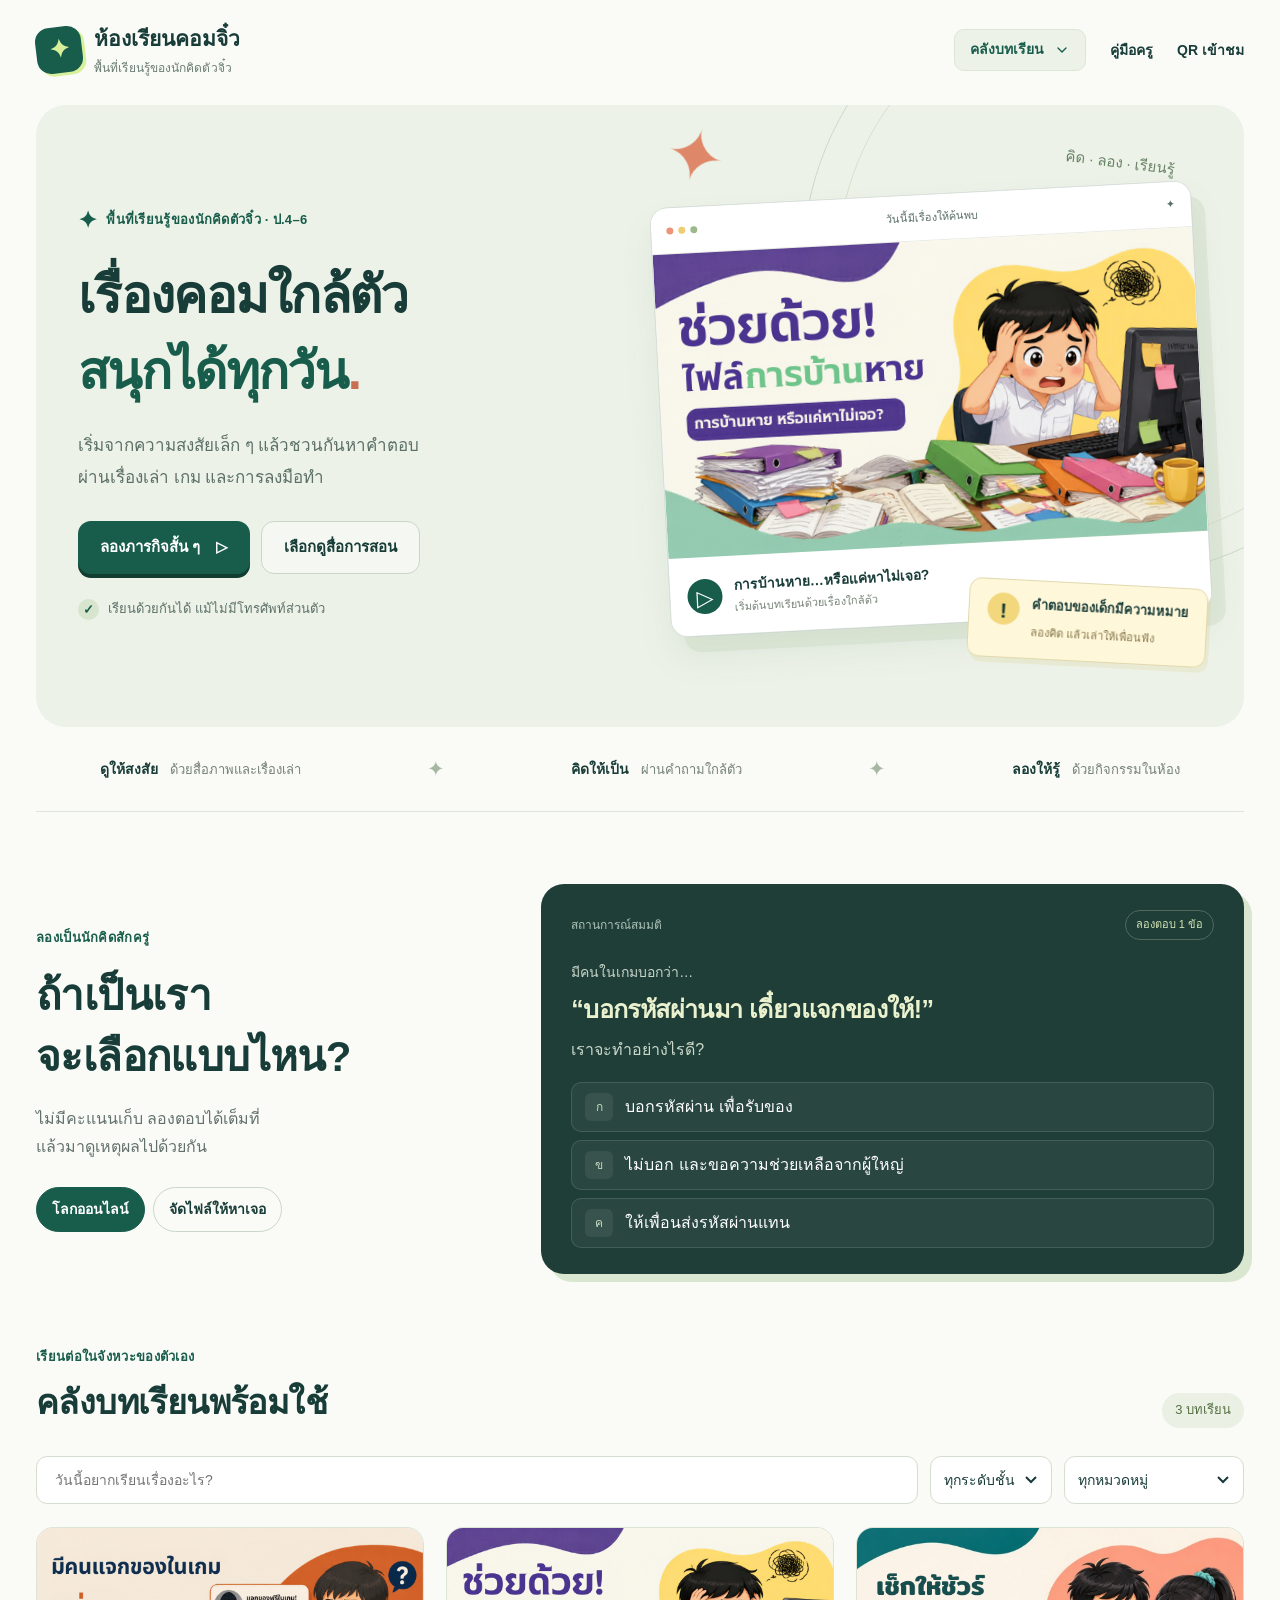
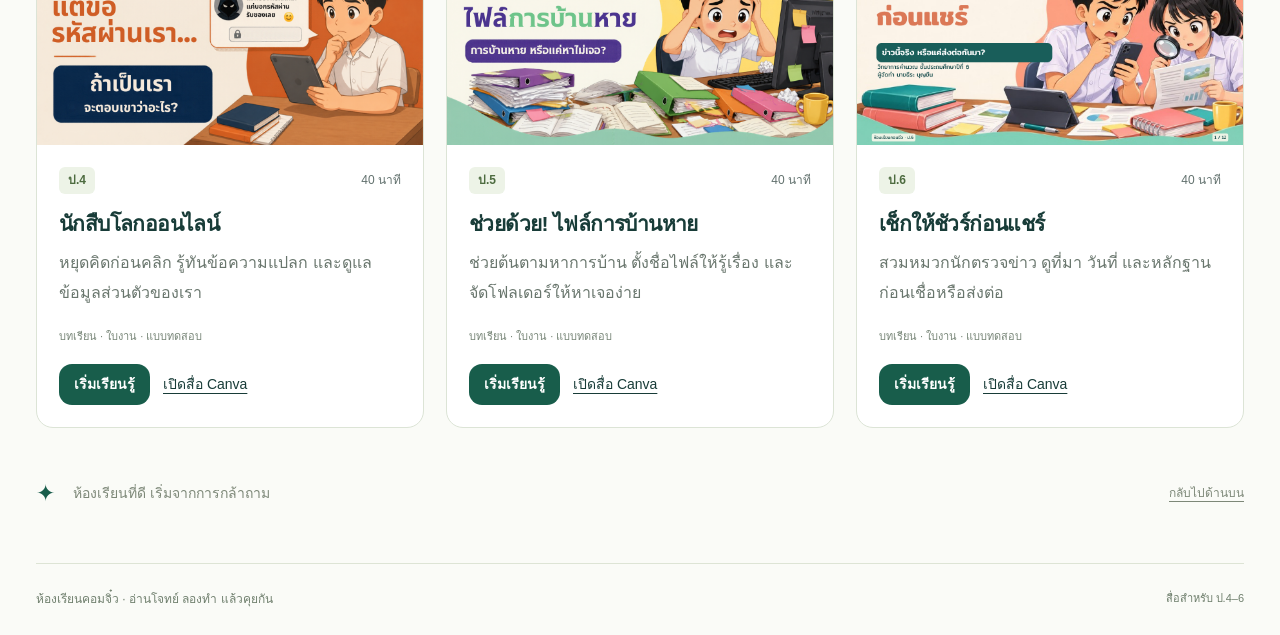
<file: docs/index.html>
<!doctype html>
<html lang="th"><head><meta charset="utf-8"><meta name="viewport" content="width=device-width,initial-scale=1"><meta name="theme-color" content="#185d4b"><title>ห้องเรียนคอมจิ๋ว · เรื่องคอมใกล้ตัว สนุกได้ทุกวัน</title><link rel="stylesheet" href="./style.css"><link rel="stylesheet" href="./polish.css"><link rel="stylesheet" href="./classroom.css?v=combined-resources"><script defer src="./qrcode.js"></script><script defer src="./app.js?v=offline-pdf"></script></head>
<body><a class="skip-link" href="#mainContent">ข้ามไปเนื้อหา</a><header class="header"><a class="brand" href="#"><span class="logo" aria-hidden="true">✦</span><span>ห้องเรียนคอมจิ๋ว<small>พื้นที่เรียนรู้ของนักคิดตัวจิ๋ว</small></span></a><nav aria-label="เมนูหลัก"><div class="grade-navigation" aria-label="คลังบทเรียน แยกตามชั้น"><button type="button" class="grade-nav-title" aria-expanded="false" aria-controls="grade-menu">คลังบทเรียน <svg class="grade-chevron" width="16" height="16" viewBox="0 0 24 24" fill="none" stroke="currentColor" stroke-width="2" stroke-linecap="round" stroke-linejoin="round" aria-hidden="true"><path d="m6 9 6 6 6-6"/></svg></button><div class="grade-nav-links" id="grade-menu" hidden><a data-nav-grade="" href="#library">ทั้งหมด</a><a data-nav-grade="4" href="#library/4">ป.4</a><a data-nav-grade="5" href="#library/5">ป.5</a><a data-nav-grade="6" href="#library/6">ป.6</a></div></div><a href="./teacher-guide.html">คู่มือครู</a><a id="shareLink" href="#share" hidden>QR เข้าชม</a><button id="adminButton" class="outline" hidden>โหมดคุณครู</button></nav></header><div id="mainContent" tabindex="-1"><main id="app"><p class="loading">กำลังเตรียมห้องเรียน…</p></main></div><footer>ห้องเรียนคอมจิ๋ว · อ่านโจทย์ ลองทำ แล้วคุยกัน <span>สื่อสำหรับ ป.4–6</span></footer><dialog id="auth"><form id="loginForm"><button type="button" class="close" aria-label="ปิด">×</button><div class="eyebrow">ห้องเตรียมสื่อ</div><h2 id="authTitle">ยินดีต้อนรับคุณครู</h2><p id="authHelp"></p><label>รหัสผ่าน<input name="password" type="password" minlength="8" maxlength="128" required autocomplete="current-password"></label><p id="authError" class="error" role="alert"></p><button class="primary" type="submit">เข้าห้องคุณครู</button></form></dialog><div id="toast" role="status"></div></body></html>
</file>
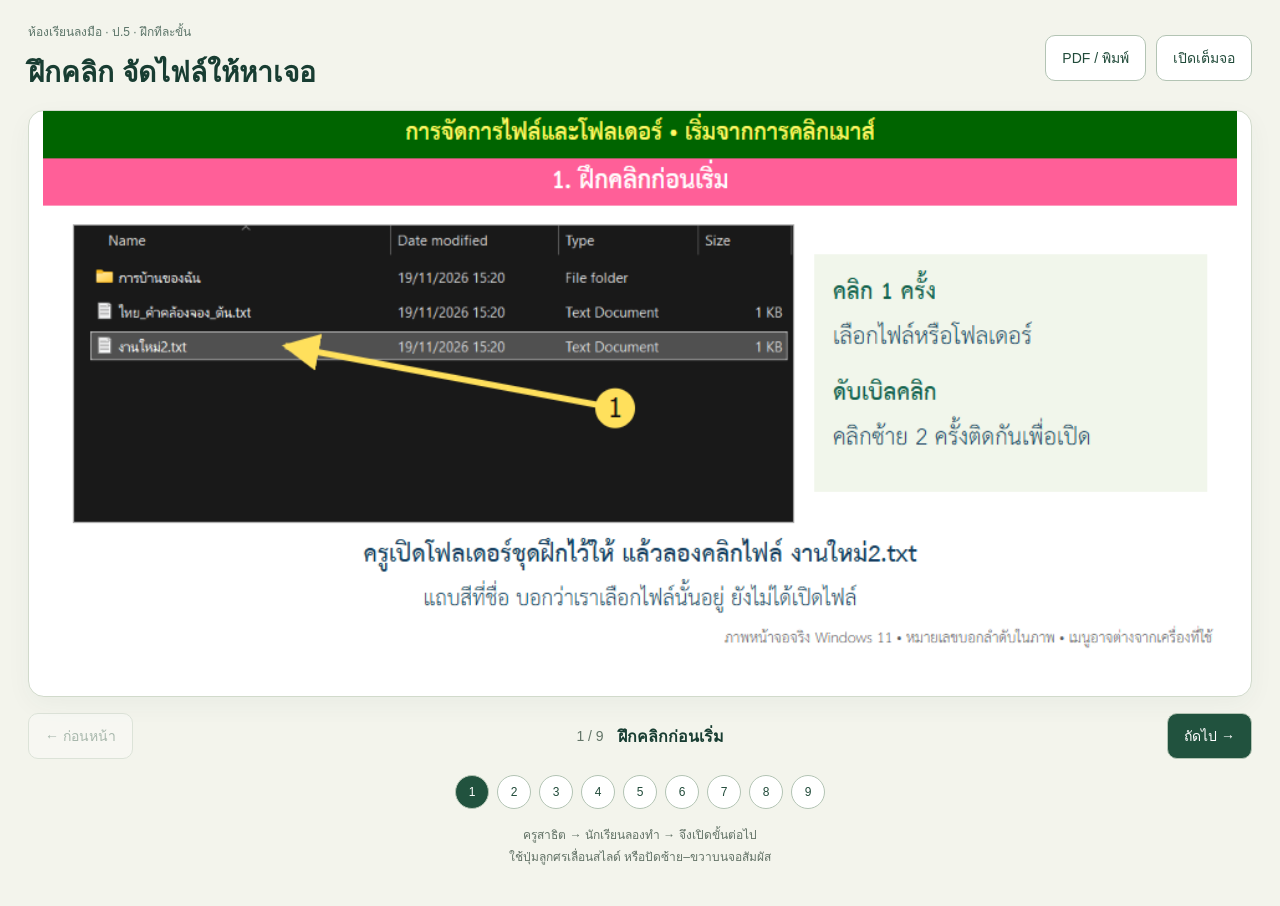
<file: docs/slides/files-organizer/index.html>
<!doctype html><html lang="th"><head><meta charset="utf-8"><meta name="viewport" content="width=device-width,initial-scale=1"><title>ฝึกคลิก จัดไฟล์ให้หาเจอ | ห้องเรียนลงมือ</title><link rel="stylesheet" href="deck.css"><script src="deck.js" defer></script></head><body><main id="deck"><header><div><span class="eyebrow">ห้องเรียนลงมือ · ป.5 · ฝึกทีละขั้น</span><h1>ฝึกคลิก จัดไฟล์ให้หาเจอ</h1></div><nav><a href="guide.pdf" target="_blank" rel="noopener">PDF / พิมพ์</a><button id="fullscreen" type="button">เปิดเต็มจอ</button></nav></header><div class="stage" aria-label="ภาพขั้นตอน"><img id="slide" src="step-1.png" alt="ขั้นตอน 1 ฝึกคลิกก่อนเริ่ม"></div><section class="controls"><button id="prev" type="button" disabled>← ก่อนหน้า</button><div class="status" aria-live="polite"><span id="count">1 / 9</span><strong id="title">ฝึกคลิกก่อนเริ่ม</strong></div><button id="next" type="button">ถัดไป →</button></section><div class="dots" aria-label="เลือกขั้นตอน"><button type="button" data-slide="0" aria-label="ขั้นตอน 1: ฝึกคลิกก่อนเริ่ม" aria-current="step">1</button><button type="button" data-slide="1" aria-label="ขั้นตอน 2: สร้างโฟลเดอร์ด้วยเมนู New" >2</button><button type="button" data-slide="2" aria-label="ขั้นตอน 3: เปลี่ยนชื่อโฟลเดอร์" >3</button><button type="button" data-slide="3" aria-label="ขั้นตอน 4: เปลี่ยนชื่อไฟล์" >4</button><button type="button" data-slide="4" aria-label="ขั้นตอน 5: ตรวจชื่อใหม่" >5</button><button type="button" data-slide="5" aria-label="ขั้นตอน 6: เลือกไฟล์ แล้วคลิกตัด" >6</button><button type="button" data-slide="6" aria-label="ขั้นตอน 7: เปิดโฟลเดอร์ปลายทาง" >7</button><button type="button" data-slide="7" aria-label="ขั้นตอน 8: คลิกวาง แล้วตรวจไฟล์" >8</button><button type="button" data-slide="8" aria-label="ขั้นตอน 9: เปิดตรวจงานก่อนส่ง" >9</button></div><p class="help">ครูสาธิต → นักเรียนลองทำ → จึงเปิดขั้นต่อไป <span>ใช้ปุ่มลูกศรเลื่อนสไลด์ หรือปัดซ้าย–ขวาบนจอสัมผัส</span></p><p id="notice" role="status"></p></main></body></html>
</file>
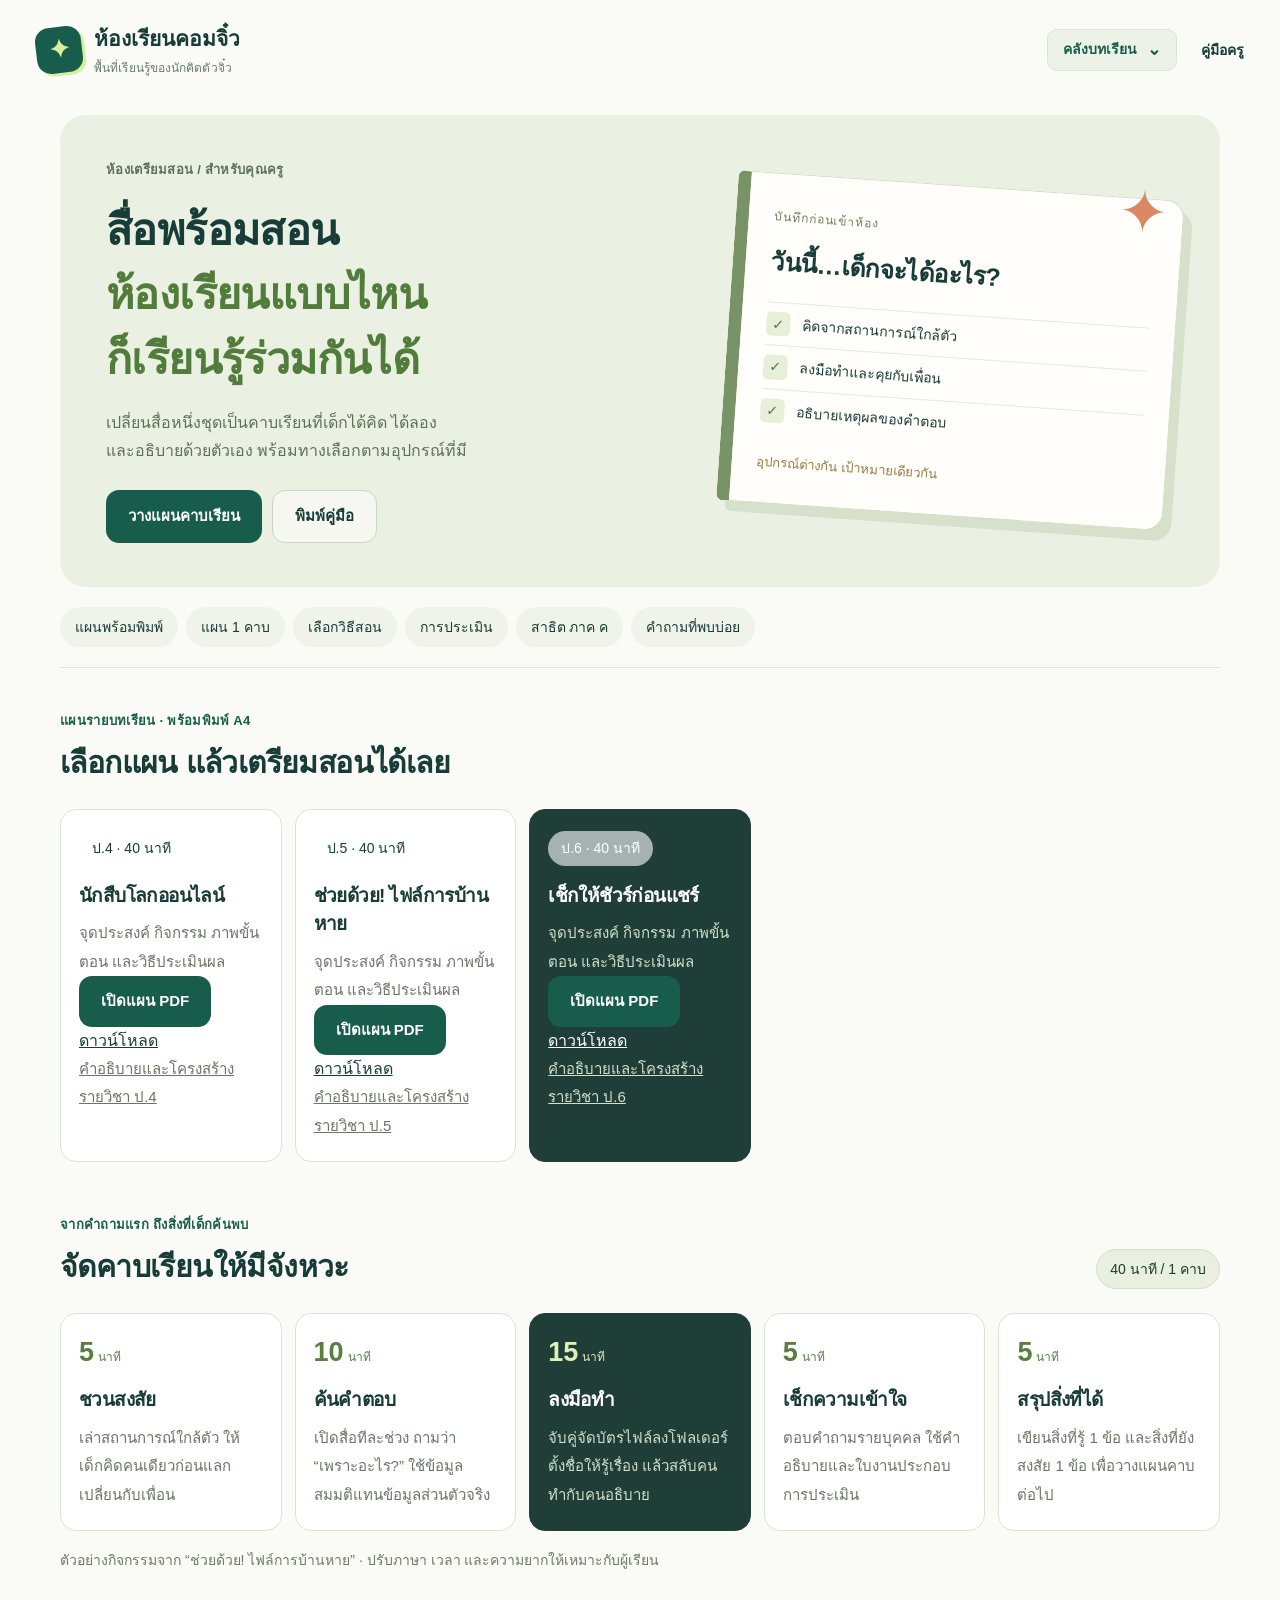
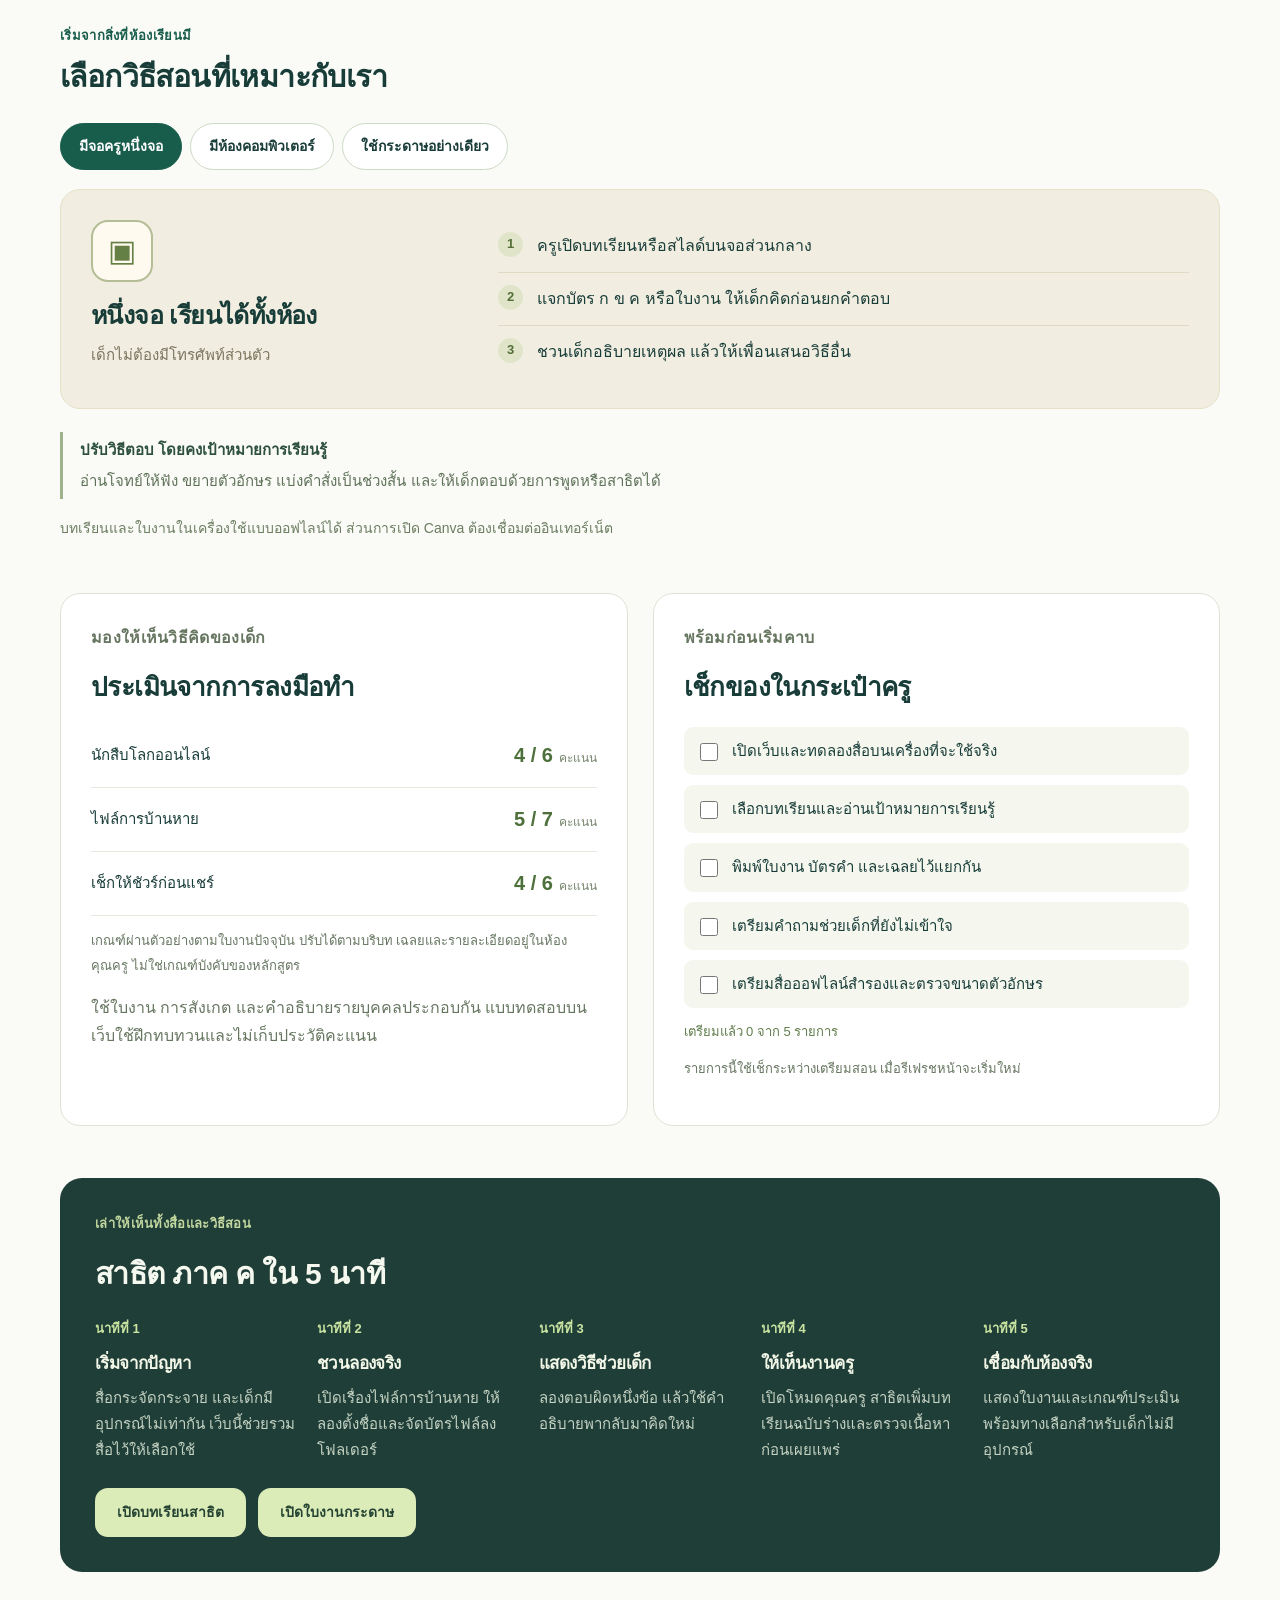
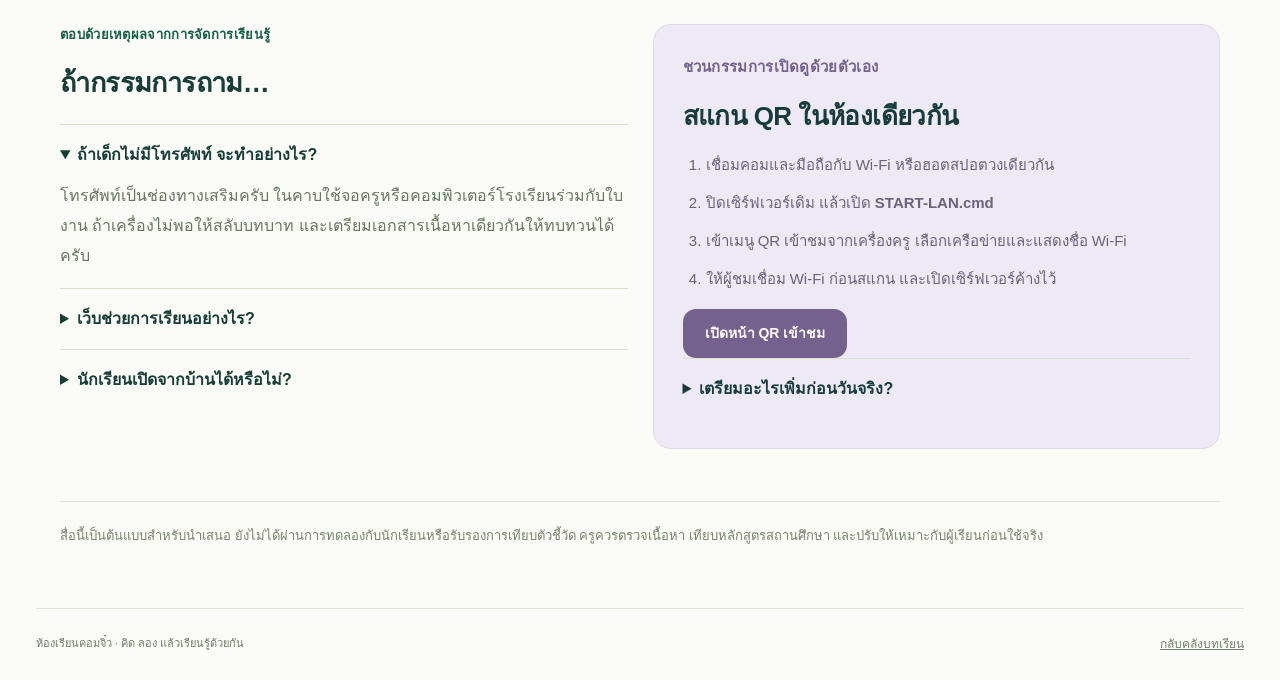
<file: docs/teacher-guide.html>
<!doctype html>
<html lang="th"><head><meta charset="utf-8"><meta name="viewport" content="width=device-width,initial-scale=1"><meta name="theme-color" content="#185d4b"><title>ห้องเตรียมสอน · ห้องเรียนคอมจิ๋ว</title><link rel="stylesheet" href="./style.css"><link rel="stylesheet" href="./polish.css"><link rel="stylesheet" href="./classroom.css">
</head>
<body><a class="skip-link no-print" href="#guide-main">ข้ามไปเนื้อหา</a><header class="header no-print"><a class="brand" href="./"><span class="logo" aria-hidden="true">✦</span><span>ห้องเรียนคอมจิ๋ว<small>พื้นที่เรียนรู้ของนักคิดตัวจิ๋ว</small></span></a><nav aria-label="เมนูหลัก"><div class="grade-navigation" aria-label="คลังบทเรียน แยกตามชั้น"><button type="button" class="grade-nav-title" aria-expanded="false" aria-controls="grade-menu">คลังบทเรียน <span aria-hidden="true">⌄</span></button><div class="grade-nav-links" id="grade-menu" hidden><a data-nav-grade="" href="./#library">ทั้งหมด</a><a data-nav-grade="4" href="./#library/4">ป.4</a><a data-nav-grade="5" href="./#library/5">ป.5</a><a data-nav-grade="6" href="./#library/6">ป.6</a></div></div><a href="./teacher-guide.html" aria-current="page">คู่มือครู</a></nav></header>
<main class="teacher-guide" id="guide-main" tabindex="-1">
<section class="prep-hero"><div><p class="overline">ห้องเตรียมสอน / สำหรับคุณครู</p><h1>สื่อพร้อมสอน<br><em>ห้องเรียนแบบไหน<br>ก็เรียนรู้ร่วมกันได้</em></h1><p>เปลี่ยนสื่อหนึ่งชุดเป็นคาบเรียนที่เด็กได้คิด ได้ลอง<br>และอธิบายด้วยตัวเอง พร้อมทางเลือกตามอุปกรณ์ที่มี</p><div class="prep-actions"><a class="button" href="#lesson-plan">วางแผนคาบเรียน</a><button class="button secondary" id="print-guide" type="button">พิมพ์คู่มือ</button></div></div><aside class="prep-book" aria-label="แนวทางจัดการเรียนรู้"><span class="book-label">บันทึกก่อนเข้าห้อง</span><h2>วันนี้…เด็กจะได้อะไร?</h2><div class="book-line"><span>✓</span>คิดจากสถานการณ์ใกล้ตัว</div><div class="book-line"><span>✓</span>ลงมือทำและคุยกับเพื่อน</div><div class="book-line"><span>✓</span>อธิบายเหตุผลของคำตอบ</div><div class="book-note">อุปกรณ์ต่างกัน เป้าหมายเดียวกัน</div></aside></section>
<nav class="guide-nav no-print" aria-label="หัวข้อคู่มือ"><a href="#download-plans">แผนพร้อมพิมพ์</a><a href="#lesson-plan">แผน 1 คาบ</a><a href="#classroom-mode">เลือกวิธีสอน</a><a href="#assessment">การประเมิน</a><a href="#interview-demo">สาธิต ภาค ค</a><a href="#teacher-faq">คำถามที่พบบ่อย</a></nav>
<section class="guide-section" id="download-plans"><div class="guide-heading"><div><p class="overline">แผนรายบทเรียน · พร้อมพิมพ์ A4</p><h2>เลือกแผน แล้วเตรียมสอนได้เลย</h2></div></div><div class="timeline"><article class="time-card"><span class="pill">ป.4 · 40 นาที</span><h3>นักสืบโลกออนไลน์</h3><p>จุดประสงค์ กิจกรรม ภาพขั้นตอน และวิธีประเมินผล</p><a class="button" href="./plans/safe-online.pdf" target="_blank" rel="noopener">เปิดแผน PDF</a> <a href="./plans/safe-online.pdf" download>ดาวน์โหลด</a><p><a href="./plans/course-p4.pdf" target="_blank" rel="noopener">คำอธิบายและโครงสร้างรายวิชา ป.4</a></p></article><article class="time-card"><span class="pill">ป.5 · 40 นาที</span><h3>ช่วยด้วย! ไฟล์การบ้านหาย</h3><p>จุดประสงค์ กิจกรรม ภาพขั้นตอน และวิธีประเมินผล</p><a class="button" href="./plans/files-organizer.pdf" target="_blank" rel="noopener">เปิดแผน PDF</a> <a href="./plans/files-organizer.pdf" download>ดาวน์โหลด</a><p><a href="./plans/course-p5.pdf" target="_blank" rel="noopener">คำอธิบายและโครงสร้างรายวิชา ป.5</a></p></article><article class="time-card"><span class="pill">ป.6 · 40 นาที</span><h3>เช็กให้ชัวร์ก่อนแชร์</h3><p>จุดประสงค์ กิจกรรม ภาพขั้นตอน และวิธีประเมินผล</p><a class="button" href="./plans/check-before-share.pdf" target="_blank" rel="noopener">เปิดแผน PDF</a> <a href="./plans/check-before-share.pdf" download>ดาวน์โหลด</a><p><a href="./plans/course-p6.pdf" target="_blank" rel="noopener">คำอธิบายและโครงสร้างรายวิชา ป.6</a></p></article></div></section><section class="guide-section" id="lesson-plan"><div class="guide-heading"><div><p class="overline">จากคำถามแรก ถึงสิ่งที่เด็กค้นพบ</p><h2>จัดคาบเรียนให้มีจังหวะ</h2></div><span class="period-tag">40 นาที / 1 คาบ</span></div><div class="timeline">
<article class="time-card"><div class="minutes">5<small>นาที</small></div><h3>ชวนสงสัย</h3><p>เล่าสถานการณ์ใกล้ตัว ให้เด็กคิดคนเดียวก่อนแลกเปลี่ยนกับเพื่อน</p></article>
<article class="time-card"><div class="minutes">10<small>นาที</small></div><h3>ค้นคำตอบ</h3><p>เปิดสื่อทีละช่วง ถามว่า “เพราะอะไร?” ใช้ข้อมูลสมมติแทนข้อมูลส่วนตัวจริง</p></article>
<article class="time-card"><div class="minutes">15<small>นาที</small></div><h3>ลงมือทำ</h3><p>จับคู่จัดบัตรไฟล์ลงโฟลเดอร์ ตั้งชื่อให้รู้เรื่อง แล้วสลับคนทำกับคนอธิบาย</p></article>
<article class="time-card"><div class="minutes">5<small>นาที</small></div><h3>เช็กความเข้าใจ</h3><p>ตอบคำถามรายบุคคล ใช้คำอธิบายและใบงานประกอบการประเมิน</p></article>
<article class="time-card"><div class="minutes">5<small>นาที</small></div><h3>สรุปสิ่งที่ได้</h3><p>เขียนสิ่งที่รู้ 1 ข้อ และสิ่งที่ยังสงสัย 1 ข้อ เพื่อวางแผนคาบต่อไป</p></article>
</div><p class="plan-tip">ตัวอย่างกิจกรรมจาก “ช่วยด้วย! ไฟล์การบ้านหาย” · ปรับภาษา เวลา และความยากให้เหมาะกับผู้เรียน</p></section>
<section class="guide-section" id="classroom-mode"><div class="guide-heading"><div><p class="overline">เริ่มจากสิ่งที่ห้องเรียนมี</p><h2>เลือกวิธีสอนที่เหมาะกับเรา</h2></div></div><div class="room-tabs no-print" role="group" aria-label="อุปกรณ์ในห้องเรียน"><button class="room-tab" data-room="screen" aria-pressed="true">มีจอครูหนึ่งจอ</button><button class="room-tab" data-room="computers" aria-pressed="false">มีห้องคอมพิวเตอร์</button><button class="room-tab" data-room="paper" aria-pressed="false">ใช้กระดาษอย่างเดียว</button></div>
<div class="room-content" id="room-content" aria-live="polite"><div class="room-intro"><div class="room-badge" aria-hidden="true">▣</div><h3>หนึ่งจอ เรียนได้ทั้งห้อง</h3><p>เด็กไม่ต้องมีโทรศัพท์ส่วนตัว</p></div><ol class="room-steps"><li><span>1</span>ครูเปิดบทเรียนหรือสไลด์บนจอส่วนกลาง</li><li><span>2</span>แจกบัตร ก ข ค หรือใบงาน ให้เด็กคิดก่อนยกคำตอบ</li><li><span>3</span>ชวนเด็กอธิบายเหตุผล แล้วให้เพื่อนเสนอวิธีอื่น</li></ol></div>
<p class="support-note"><b>ปรับวิธีตอบ โดยคงเป้าหมายการเรียนรู้</b>อ่านโจทย์ให้ฟัง ขยายตัวอักษร แบ่งคำสั่งเป็นช่วงสั้น และให้เด็กตอบด้วยการพูดหรือสาธิตได้</p><p class="plan-tip">บทเรียนและใบงานในเครื่องใช้แบบออฟไลน์ได้ ส่วนการเปิด Canva ต้องเชื่อมต่ออินเทอร์เน็ต</p></section>
<section class="guide-section teacher-grid" id="assessment"><article class="teacher-panel"><p class="overline">มองให้เห็นวิธีคิดของเด็ก</p><h2>ประเมินจากการลงมือทำ</h2><div class="assessment-row"><span>นักสืบโลกออนไลน์</span><strong>4 / 6 <small>คะแนน</small></strong></div><div class="assessment-row"><span>ไฟล์การบ้านหาย</span><strong>5 / 7 <small>คะแนน</small></strong></div><div class="assessment-row"><span>เช็กให้ชัวร์ก่อนแชร์</span><strong>4 / 6 <small>คะแนน</small></strong></div><p class="assessment-caption">เกณฑ์ผ่านตัวอย่างตามใบงานปัจจุบัน ปรับได้ตามบริบท เฉลยและรายละเอียดอยู่ในห้องคุณครู ไม่ใช่เกณฑ์บังคับของหลักสูตร</p><p>ใช้ใบงาน การสังเกต และคำอธิบายรายบุคคลประกอบกัน แบบทดสอบบนเว็บใช้ฝึกทบทวนและไม่เก็บประวัติคะแนน</p></article>
<article class="teacher-panel"><p class="overline">พร้อมก่อนเริ่มคาบ</p><h2>เช็กของในกระเป๋าครู</h2><div class="checklist"><label><input type="checkbox">เปิดเว็บและทดลองสื่อบนเครื่องที่จะใช้จริง</label><label><input type="checkbox">เลือกบทเรียนและอ่านเป้าหมายการเรียนรู้</label><label><input type="checkbox">พิมพ์ใบงาน บัตรคำ และเฉลยไว้แยกกัน</label><label><input type="checkbox">เตรียมคำถามช่วยเด็กที่ยังไม่เข้าใจ</label><label><input type="checkbox">เตรียมสื่อออฟไลน์สำรองและตรวจขนาดตัวอักษร</label></div><p class="checklist-progress" id="prep-progress" role="status">เตรียมแล้ว 0 จาก 5 รายการ</p><p class="assessment-caption">รายการนี้ใช้เช็กระหว่างเตรียมสอน เมื่อรีเฟรชหน้าจะเริ่มใหม่</p></article></section>
<section class="guide-section demo-section" id="interview-demo"><p class="overline">เล่าให้เห็นทั้งสื่อและวิธีสอน</p><h2>สาธิต ภาค ค ใน 5 นาที</h2><div class="demo-steps"><article class="demo-step"><b>นาทีที่ 1</b><h3>เริ่มจากปัญหา</h3><p>สื่อกระจัดกระจาย และเด็กมีอุปกรณ์ไม่เท่ากัน เว็บนี้ช่วยรวมสื่อไว้ให้เลือกใช้</p></article><article class="demo-step"><b>นาทีที่ 2</b><h3>ชวนลองจริง</h3><p>เปิดเรื่องไฟล์การบ้านหาย ให้ลองตั้งชื่อและจัดบัตรไฟล์ลงโฟลเดอร์</p></article><article class="demo-step"><b>นาทีที่ 3</b><h3>แสดงวิธีช่วยเด็ก</h3><p>ลองตอบผิดหนึ่งข้อ แล้วใช้คำอธิบายพากลับมาคิดใหม่</p></article><article class="demo-step"><b>นาทีที่ 4</b><h3>ให้เห็นงานครู</h3><p>เปิดโหมดคุณครู สาธิตเพิ่มบทเรียนฉบับร่างและตรวจเนื้อหาก่อนเผยแพร่</p></article><article class="demo-step"><b>นาทีที่ 5</b><h3>เชื่อมกับห้องจริง</h3><p>แสดงใบงานและเกณฑ์ประเมิน พร้อมทางเลือกสำหรับเด็กไม่มีอุปกรณ์</p></article></div><div class="demo-actions no-print"><a class="button" href="./#lesson/files-organizer">เปิดบทเรียนสาธิต</a><a class="button" href="./#worksheet/files-organizer">เปิดใบงานกระดาษ</a></div></section>
<section class="guide-section faq-grid" id="teacher-faq"><div><p class="overline">ตอบด้วยเหตุผลจากการจัดการเรียนรู้</p><h2>ถ้ากรรมการถาม…</h2><details class="guide-faq" open><summary>ถ้าเด็กไม่มีโทรศัพท์ จะทำอย่างไร?</summary><p>โทรศัพท์เป็นช่องทางเสริมครับ ในคาบใช้จอครูหรือคอมพิวเตอร์โรงเรียนร่วมกับใบงาน ถ้าเครื่องไม่พอให้สลับบทบาท และเตรียมเอกสารเนื้อหาเดียวกันให้ทบทวนได้ครับ</p></details><details class="guide-faq"><summary>เว็บช่วยการเรียนอย่างไร?</summary><p>เด็กเลือกบทเรียนได้ ลงมือทำและรับคำอธิบายหลังตอบ ส่วนครูปรับเนื้อหาได้เอง ผมจะดูใบงานและการอธิบายของเด็กเพื่อประเมินประโยชน์จริง ยังไม่สรุปว่าผลสัมฤทธิ์ดีขึ้นจนกว่าจะได้ทดลองใช้ครับ</p></details><details class="guide-faq"><summary>นักเรียนเปิดจากบ้านได้หรือไม่?</summary><p>ต้นแบบนี้เปิดบนเครื่องครู หรือเข้าชมจากเครื่องใน Wi-Fi เดียวกันได้ครับ การเปิดจากบ้านต้องนำระบบขึ้นโฮสต์และเตรียมการดูแลระบบเพิ่มเติม ส่วนใบงานที่พิมพ์ไว้ใช้ทบทวนที่บ้านได้ครับ</p></details></div>
<aside class="qr-note"><p class="overline">ชวนกรรมการเปิดดูด้วยตัวเอง</p><h2>สแกน QR ในห้องเดียวกัน</h2><ol><li>เชื่อมคอมและมือถือกับ Wi-Fi หรือฮอตสปอตวงเดียวกัน</li><li>ปิดเซิร์ฟเวอร์เดิม แล้วเปิด <b>START-LAN.cmd</b></li><li>เข้าเมนู QR เข้าชมจากเครื่องครู เลือกเครือข่ายและแสดงชื่อ Wi-Fi</li><li>ให้ผู้ชมเชื่อม Wi-Fi ก่อนสแกน และเปิดเซิร์ฟเวอร์ค้างไว้</li></ol><a class="button no-print" href="./#share">เปิดหน้า QR เข้าชม</a><details class="guide-faq"><summary>เตรียมอะไรเพิ่มก่อนวันจริง?</summary><p>ทดลองด้วยมือถือจริงก่อนนำเสนอ Wi-Fi แขกบางแห่งไม่ให้เครื่องติดต่อกัน และ Firewall อาจบล็อก Node.js หากเปลี่ยนเครือข่ายให้สร้าง QR ใหม่</p><p>QR ไม่เชื่อม Wi-Fi ให้อัตโนมัติและใช้นอกเครือข่ายไม่ได้ เว็บกับตัวสร้าง QR ไม่ต้องใช้อินเทอร์เน็ต แต่ Canva ต้องใช้ ผู้เยี่ยมชมอ่านและทำแบบทดสอบได้ ส่วนการจัดการบทเรียนทำจากเครื่องครูเท่านั้น</p></details></aside></section>
<p class="prototype-note">สื่อนี้เป็นต้นแบบสำหรับนำเสนอ ยังไม่ได้ผ่านการทดลองกับนักเรียนหรือรับรองการเทียบตัวชี้วัด ครูควรตรวจเนื้อหา เทียบหลักสูตรสถานศึกษา และปรับให้เหมาะกับผู้เรียนก่อนใช้จริง</p>
</main><footer><span>ห้องเรียนคอมจิ๋ว · คิด ลอง แล้วเรียนรู้ด้วยกัน</span><a class="no-print" href="./#library">กลับคลังบทเรียน</a></footer>
<script defer src="./app.js"></script></body></html>
</file>
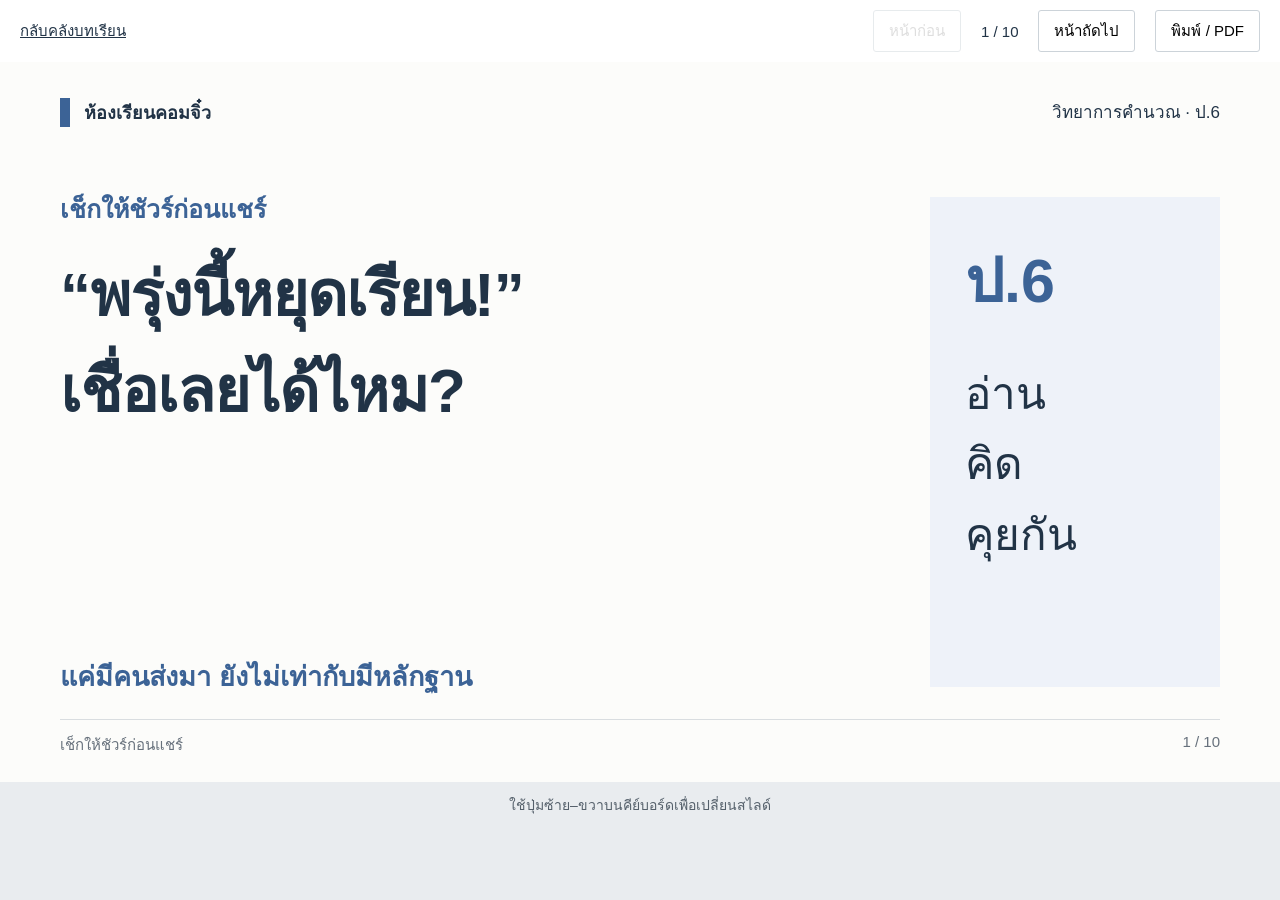
<file: docs/slides/check-before-share.html>
<!doctype html><html lang="th"><head><meta charset="utf-8"><meta name="viewport" content="width=device-width,initial-scale=1"><title>เช็กให้ชัวร์ก่อนแชร์</title><link rel="stylesheet" href="slides.css"><script defer src="slides.js"></script></head><body><nav class="controls"><a href="../">กลับคลังบทเรียน</a><button id="previous">หน้าก่อน</button><span id="pageCount" aria-live="polite"></span><button id="next">หน้าถัดไป</button><button id="print">พิมพ์ / PDF</button></nav><main><section class="slide cover deck-check-before-share" aria-label="สไลด์ 1"><header>ห้องเรียนคอมจิ๋ว <span>วิทยาการคำนวณ · ป.6</span></header><div class="cover-subject">เช็กให้ชัวร์ก่อนแชร์</div><h1>“พรุ่งนี้หยุดเรียน!”
เชื่อเลยได้ไหม?</h1><div class="cover-mark"><span>ป.6</span><p>อ่าน<br>คิด<br>คุยกัน</p></div><p class="prompt">แค่มีคนส่งมา ยังไม่เท่ากับมีหลักฐาน</p><footer><span>เช็กให้ชัวร์ก่อนแชร์</span><span>1 / 10</span></footer></section><section class="slide goals deck-check-before-share" aria-label="สไลด์ 2"><header>ห้องเรียนคอมจิ๋ว <span>วิทยาการคำนวณ · ป.6</span></header><h2>วันนี้เราจะฝึกตรวจข่าว</h2><div class="items goals"><div class="item"><span class="item-no">01</span><p>ดูผู้เผยแพร่ วันที่ และหลักฐาน</p></div><div class="item"><span class="item-no">02</span><p>บอกเหตุผลว่าทำไมยังไม่ควรแชร์</p></div></div><p class="prompt">ไม่แข่งว่าใครตอบเร็ว แต่ดูว่าใครอธิบายได้</p><footer><span>เช็กให้ชัวร์ก่อนแชร์</span><span>2 / 10</span></footer></section><section class="slide chat deck-check-before-share" aria-label="สไลด์ 3"><header>ห้องเรียนคอมจิ๋ว <span>วิทยาการคำนวณ · ป.6</span></header><h2>ข่าว A: ส่งต่อกันในกลุ่ม</h2><div class="message"><small>สถานการณ์สมมติ ไม่ใช่ประกาศโรงเรียน</small><blockquote>พรุ่งนี้หยุดเรียนทุกโรงเรียน!
ส่งต่อด่วน บอกเพื่อนด้วย!</blockquote></div><p class="prompt">ไม่รู้ว่าใครเขียน • ไม่มีวันที่ • ไม่มีประกาศแนบ</p><footer><span>เช็กให้ชัวร์ก่อนแชร์</span><span>3 / 10</span></footer></section><section class="slide steps deck-check-before-share" aria-label="สไลด์ 4"><header>ห้องเรียนคอมจิ๋ว <span>วิทยาการคำนวณ · ป.6</span></header><h2>ถามให้ครบ 3 เรื่อง</h2><div class="items steps"><div class="item"><span class="item-no">01</span><p>ใคร? | ตรวจผู้เผยแพร่และต้นทาง</p></div><div class="item"><span class="item-no">02</span><p>เมื่อไร? | ดูวันที่และเหตุการณ์ที่อ้างถึง</p></div><div class="item"><span class="item-no">03</span><p>หลักฐาน? | เทียบประกาศจริงหรือแหล่งที่เชื่อถือได้</p></div></div><p class="prompt">หลายโพสต์ที่คัดลอกกัน ไม่ได้แปลว่ามีหลายหลักฐาน</p><footer><span>เช็กให้ชัวร์ก่อนแชร์</span><span>4 / 10</span></footer></section><section class="slide chat deck-check-before-share" aria-label="สไลด์ 5"><header>ห้องเรียนคอมจิ๋ว <span>วิทยาการคำนวณ · ป.6</span></header><h2>ข่าว B: มีรายละเอียดมากขึ้น</h2><div class="message"><small>ประกาศสมมติของโรงเรียนต้นไม้</small><blockquote>กิจกรรมอ่านหนังสือ
วันที่ 15 สิงหาคม 2570
แนบภาพประกาศของโรงเรียน</blockquote></div><p class="prompt">แค่เห็นภาพประกาศ เราเชื่อได้ทันทีหรือยัง?</p><footer><span>เช็กให้ชัวร์ก่อนแชร์</span><span>5 / 10</span></footer></section><section class="slide activity deck-check-before-share" aria-label="สไลด์ 6"><header>ห้องเรียนคอมจิ๋ว <span>วิทยาการคำนวณ · ป.6</span></header><h2>เปิดโต๊ะตรวจข่าว</h2><div class="items activity"><div class="item"><span class="item-no">01</span><p>คนที่ 1 ดูว่าใครเป็นผู้เผยแพร่</p></div><div class="item"><span class="item-no">02</span><p>คนที่ 2 ตรวจวันและเวลา</p></div><div class="item"><span class="item-no">03</span><p>คนที่ 3 หาเรื่องที่ต้องถามต้นทางเพิ่ม</p></div></div><p class="prompt">กลุ่มละ 3 คน • ใช้ข่าว A และ B ในใบงาน</p><footer><span>เช็กให้ชัวร์ก่อนแชร์</span><span>6 / 10</span></footer></section><section class="slide reveal deck-check-before-share" aria-label="สไลด์ 7"><header>ห้องเรียนคอมจิ๋ว <span>วิทยาการคำนวณ · ป.6</span></header><h2>มีข้อมูลมากขึ้น ก็ยังต้องตรวจ</h2><div class="items reveal"><div class="item"><span class="item-no">01</span><p>ข่าว A: ขาดต้นทาง วันที่ และประกาศยืนยัน</p></div><div class="item"><span class="item-no">02</span><p>ข่าว B: ต้องตรวจว่าเป็นประกาศจริงหรือไม่</p></div><div class="item"><span class="item-no">03</span><p>วันที่ไม่ตรงวันนี้ ห้ามเล่าว่าเป็นกิจกรรมวันนี้</p></div></div><p class="prompt">ถ้ายังไม่แน่ใจ ให้บอกว่า “ยังตรวจสอบไม่ได้”</p><footer><span>เช็กให้ชัวร์ก่อนแชร์</span><span>7 / 10</span></footer></section><section class="slide question deck-check-before-share" aria-label="สไลด์ 8"><header>ห้องเรียนคอมจิ๋ว <span>วิทยาการคำนวณ · ป.6</span></header><h2>คนแชร์ข่าวนี้เยอะมาก แปลว่าจริงไหม?</h2><div class="items question"><div class="item"><span class="item-no">01</span><p>ก. จริง เพราะคนส่วนใหญ่เชื่อ</p></div><div class="item"><span class="item-no">02</span><p>ข. จริง ถ้ามีภาพประกอบ</p></div><div class="item"><span class="item-no">03</span><p>ค. ยังสรุปไม่ได้ ต้องตรวจหลักฐาน</p></div></div><p class="prompt">เลือกคำตอบ แล้วบอกว่า “ยอดแชร์” บอกอะไรได้จริง ๆ</p><footer><span>เช็กให้ชัวร์ก่อนแชร์</span><span>8 / 10</span></footer></section><section class="slide reveal deck-check-before-share" aria-label="สไลด์ 9"><header>ห้องเรียนคอมจิ๋ว <span>วิทยาการคำนวณ · ป.6</span></header><h2>ตอบกลับอย่างสุภาพก็ช่วยได้</h2><div class="message"><blockquote>ขอบคุณนะ ข่าวนี้ยังไม่มีวันที่
เราขอเช็กกับครูก่อน
ตอนนี้ยังไม่ส่งต่อนะ</blockquote></div><p class="prompt">ไม่ต้องต่อว่าคนส่ง แต่ยังไม่เพิ่มการกระจายข่าว</p><footer><span>เช็กให้ชัวร์ก่อนแชร์</span><span>9 / 10</span></footer></section><section class="slide exit deck-check-before-share" aria-label="สไลด์ 10"><header>ห้องเรียนคอมจิ๋ว <span>วิทยาการคำนวณ · ป.6</span></header><h2>ก่อนแชร์ครั้งหน้า ฉันจะ…</h2><div class="items exit"><div class="item"><span class="item-no">01</span><p>เขียน 3 สิ่งที่ต้องตรวจ</p></div><div class="item"><span class="item-no">02</span><p>ถ้าตรวจไม่ได้ ฉันจะทำอย่างไร?</p></div></div><p class="prompt">ส่งคำตอบรายบุคคล พร้อมใบงานของวันนี้</p><footer><span>เช็กให้ชัวร์ก่อนแชร์</span><span>10 / 10</span></footer></section></main><p class="hint">ใช้ปุ่มซ้าย–ขวาบนคีย์บอร์ดเพื่อเปลี่ยนสไลด์</p></body></html>
</file>
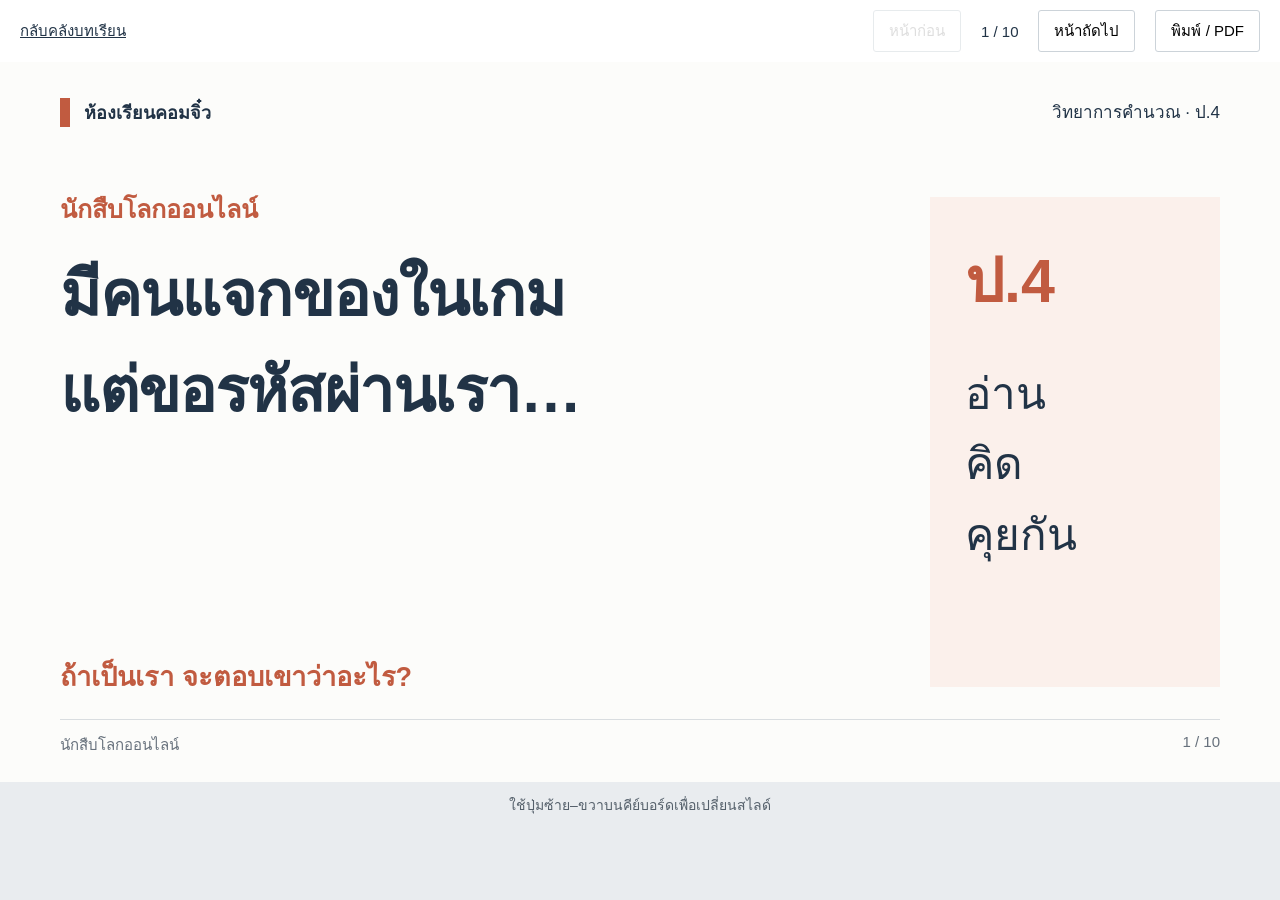
<file: docs/slides/safe-online.html>
<!doctype html><html lang="th"><head><meta charset="utf-8"><meta name="viewport" content="width=device-width,initial-scale=1"><title>นักสืบโลกออนไลน์</title><link rel="stylesheet" href="slides.css"><script defer src="slides.js"></script></head><body><nav class="controls"><a href="../">กลับคลังบทเรียน</a><button id="previous">หน้าก่อน</button><span id="pageCount" aria-live="polite"></span><button id="next">หน้าถัดไป</button><button id="print">พิมพ์ / PDF</button></nav><main><section class="slide cover deck-safe-online" aria-label="สไลด์ 1"><header>ห้องเรียนคอมจิ๋ว <span>วิทยาการคำนวณ · ป.4</span></header><div class="cover-subject">นักสืบโลกออนไลน์</div><h1>มีคนแจกของในเกม
แต่ขอรหัสผ่านเรา…</h1><div class="cover-mark"><span>ป.4</span><p>อ่าน<br>คิด<br>คุยกัน</p></div><p class="prompt">ถ้าเป็นเรา จะตอบเขาว่าอะไร?</p><footer><span>นักสืบโลกออนไลน์</span><span>1 / 10</span></footer></section><section class="slide goals deck-safe-online" aria-label="สไลด์ 2"><header>ห้องเรียนคอมจิ๋ว <span>วิทยาการคำนวณ · ป.4</span></header><h2>วันนี้เราจะฝึก 2 เรื่อง</h2><div class="items goals"><div class="item"><span class="item-no">01</span><p>แยกข้อมูลที่ต้องระวังก่อนบอกคนอื่น</p></div><div class="item"><span class="item-no">02</span><p>เลือกวิธีรับมือข้อความน่าสงสัย</p></div></div><p class="prompt">ไม่ต้องมีโทรศัพท์ ใช้เหตุผลและคุยกับเพื่อนได้เลย</p><footer><span>นักสืบโลกออนไลน์</span><span>2 / 10</span></footer></section><section class="slide chat deck-safe-online" aria-label="สไลด์ 3"><header>ห้องเรียนคอมจิ๋ว <span>วิทยาการคำนวณ · ป.4</span></header><h2>อ่านข้อความนี้ด้วยกัน</h2><div class="message"><small>ข้อความสมมติจากบัญชีที่ไม่รู้จัก</small><blockquote>ยินดีด้วย! ได้ไอเทมฟรี
ส่งชื่อบัญชีกับรหัสผ่านมานะ
ต้องรับภายใน 5 นาที!</blockquote></div><p class="prompt">วงคำที่ทำให้เรารู้สึกว่า “ต้องหยุดคิดก่อน”</p><footer><span>นักสืบโลกออนไลน์</span><span>3 / 10</span></footer></section><section class="slide sort deck-safe-online" aria-label="สไลด์ 4"><header>ห้องเรียนคอมจิ๋ว <span>วิทยาการคำนวณ · ป.4</span></header><h2>ข้อมูลไหนต้องระวัง?</h2><div class="items sort"><div class="item"><span class="item-no">01</span><p>สีที่ชอบ</p></div><div class="item"><span class="item-no">02</span><p>ที่อยู่บ้าน</p></div><div class="item"><span class="item-no">03</span><p>รหัสผ่าน</p></div><div class="item"><span class="item-no">04</span><p>สัตว์ที่ชอบ</p></div></div><p class="prompt">จับคู่ แล้วเลือก 2 ใบที่ไม่ควรโพสต์สาธารณะ</p><footer><span>นักสืบโลกออนไลน์</span><span>4 / 10</span></footer></section><section class="slide steps deck-safe-online" aria-label="สไลด์ 5"><header>ห้องเรียนคอมจิ๋ว <span>วิทยาการคำนวณ · ป.4</span></header><h2>จำ 3 คำนี้ไว้</h2><div class="items steps"><div class="item"><span class="item-no">01</span><p>หยุด | ยังไม่คลิก ไม่ส่งข้อมูล</p></div><div class="item"><span class="item-no">02</span><p>ตรวจ | ถามครูหรือผู้ปกครอง</p></div><div class="item"><span class="item-no">03</span><p>บอก | เจอเรื่องผิดปกติ รีบขอความช่วยเหลือ</p></div></div><p class="prompt">รหัสผ่านและรหัส OTP ไม่ส่งให้คนอื่น</p><footer><span>นักสืบโลกออนไลน์</span><span>5 / 10</span></footer></section><section class="slide activity deck-safe-online" aria-label="สไลด์ 6"><header>ห้องเรียนคอมจิ๋ว <span>วิทยาการคำนวณ · ป.4</span></header><h2>ยกบัตร: ทำได้ หรือ หยุดก่อน</h2><div class="items activity"><div class="item"><span class="item-no">01</span><p>คนในเกมขอที่อยู่เพื่อส่งของขวัญ</p></div><div class="item"><span class="item-no">02</span><p>ทำโปสเตอร์เตือนเพื่อนว่าอย่าส่ง OTP</p></div><div class="item"><span class="item-no">03</span><p>เพื่อนจะโพสต์รูปที่เห็นที่อยู่บ้านเรา</p></div></div><p class="prompt">กลุ่มละ 3 คน • สลับคนอ่าน คนเลือก และคนอธิบาย</p><footer><span>นักสืบโลกออนไลน์</span><span>6 / 10</span></footer></section><section class="slide reveal deck-safe-online" aria-label="สไลด์ 7"><header>ห้องเรียนคอมจิ๋ว <span>วิทยาการคำนวณ · ป.4</span></header><h2>คำตอบไม่ได้จบแค่ “ไม่ทำ”</h2><div class="items reveal"><div class="item"><span class="item-no">01</span><p>ไม่บอกที่อยู่ และปรึกษาผู้ใหญ่</p></div><div class="item"><span class="item-no">02</span><p>เตือนเพื่อนได้ โดยไม่ใส่ข้อมูลจริง</p></div><div class="item"><span class="item-no">03</span><p>ขอให้เพื่อนปิดข้อมูลและขออนุญาตก่อนโพสต์</p></div></div><p class="prompt">ลองพูดให้สุภาพ: “ขอถามคุณครูก่อนนะ”</p><footer><span>นักสืบโลกออนไลน์</span><span>7 / 10</span></footer></section><section class="slide question deck-safe-online" aria-label="สไลด์ 8"><header>ห้องเรียนคอมจิ๋ว <span>วิทยาการคำนวณ · ป.4</span></header><h2>ถ้าเผลอส่งรหัสผ่านไปแล้วล่ะ?</h2><div class="items question"><div class="item"><span class="item-no">01</span><p>ก. เก็บเป็นความลับ ไม่บอกใคร</p></div><div class="item"><span class="item-no">02</span><p>ข. บอกผู้ใหญ่ที่ไว้ใจให้ช่วยทันที</p></div><div class="item"><span class="item-no">03</span><p>ค. ส่งให้เพื่อนช่วยลองเข้า</p></div></div><p class="prompt">เลือกคำตอบ แล้วบอกว่าเพราะอะไร</p><footer><span>นักสืบโลกออนไลน์</span><span>8 / 10</span></footer></section><section class="slide reveal deck-safe-online" aria-label="สไลด์ 9"><header>ห้องเรียนคอมจิ๋ว <span>วิทยาการคำนวณ · ป.4</span></header><h2>บอกเร็ว ช่วยกันแก้ได้เร็ว</h2><div class="items reveal"><div class="item"><span class="item-no">01</span><p>บอกครูหรือผู้ปกครองทันที</p></div><div class="item"><span class="item-no">02</span><p>ให้ผู้ใหญ่ช่วยเปลี่ยนรหัสผ่านและตรวจบัญชี</p></div><div class="item"><span class="item-no">03</span><p>ไม่ส่งต่อข้อความหรือลิงก์ให้เพื่อนลอง</p></div></div><p class="prompt">ทำพลาดได้ แต่ไม่ต้องรับมือคนเดียว</p><footer><span>นักสืบโลกออนไลน์</span><span>9 / 10</span></footer></section><section class="slide exit deck-safe-online" aria-label="สไลด์ 10"><header>ห้องเรียนคอมจิ๋ว <span>วิทยาการคำนวณ · ป.4</span></header><h2>ก่อนออกจากห้อง</h2><div class="items exit"><div class="item"><span class="item-no">01</span><p>ข้อมูล 1 อย่างที่ฉันจะไม่โพสต์สาธารณะ</p></div><div class="item"><span class="item-no">02</span><p>ถ้าเจอข้อความแปลก ฉันจะ…</p></div></div><p class="prompt">เขียนคนละ 2 บรรทัด แล้วส่งให้คุณครู</p><footer><span>นักสืบโลกออนไลน์</span><span>10 / 10</span></footer></section></main><p class="hint">ใช้ปุ่มซ้าย–ขวาบนคีย์บอร์ดเพื่อเปลี่ยนสไลด์</p></body></html>
</file>
<file: docs/style.css>
:root{--ink:#183a39;--muted:#5e7470;--green:#176c55;--lime:#d5ef78;--bg:#f6f9f7;--line:#dce6e0}*{box-sizing:border-box}body{margin:0;background:var(--bg);color:var(--ink);font-family:Tahoma,"Leelawadee UI",sans-serif;font-size:16px;line-height:1.75}button,input,select,textarea{font:inherit}button,a,input,select,textarea{-webkit-tap-highlight-color:transparent}button,a{touch-action:manipulation}a{color:inherit}button{cursor:pointer;border:0;border-radius:12px;padding:10px 19px;background:#e8efeb;color:var(--ink);font-weight:bold}button:hover,.button:hover{filter:brightness(.95)}:focus-visible{outline:3px solid #db9b18;outline-offset:4px}.header{max-width:1240px;margin:auto;padding:25px 36px;display:flex;align-items:center;justify-content:space-between;gap:20px}.brand{display:flex;align-items:center;gap:12px;text-decoration:none;font-size:21px;font-weight:bold}.brand small{display:block;font-size:12px;font-weight:normal;color:var(--muted)}.logo{display:grid;place-items:center;background:var(--green);color:var(--lime);border-radius:15px;width:49px;height:49px;font-size:29px;transform:rotate(-5deg)}nav{display:flex;align-items:center;gap:26px}nav a{text-decoration:none;font-size:14px}.outline{background:transparent;border:1px solid #a8beb4}.primary,.button{background:var(--green);color:white}.button{display:inline-block;text-decoration:none;border-radius:12px;padding:11px 20px;font-weight:bold}.secondary{background:var(--lime);color:var(--ink)}#app,.guide{max-width:1168px;margin:10px auto 60px;padding:0 24px}.hero{background:#dfede5;border-radius:28px;padding:44px 46px;display:grid;grid-template-columns:1.3fr 1fr;gap:25px;overflow:hidden;align-items:center}.eyebrow{font-size:12px;letter-spacing:2px;font-weight:bold;color:var(--green)}.pill{display:inline-block;background:#fff9;border-radius:30px;padding:5px 13px;font-size:14px}h1{font-size:clamp(32px,4vw,48px);line-height:1.45;letter-spacing:-1.3px;margin:18px 0}h1 em{font-style:normal;color:var(--green)}h2{font-size:26px;line-height:1.5}h3{font-size:20px;line-height:1.5}.hero p{color:#46665c;max-width:490px}.hero .button{margin-top:12px}.hero-art{position:relative;min-height:285px;display:grid;place-items:center}.orbit{position:absolute;width:265px;height:265px;border:1px dashed #8caf9b;border-radius:50%}.computer{width:244px;transform:rotate(-7deg);position:relative}.screen{background:#fff;border:10px solid #244e42;border-radius:22px;padding:22px 20px;box-shadow:10px 13px 0 #bbd3c2}.screen-face{display:flex;justify-content:center;gap:30px;padding:12px}.eye{width:12px;height:20px;background:var(--green);border-radius:10px}.smile{width:42px;height:20px;border-bottom:5px solid var(--green);border-radius:50%;margin:0 auto 20px}.code-line{height:8px;border-radius:10px;background:#c6dfce;margin-top:9px;width:80%}.code-line:last-child{width:55%;background:var(--lime)}.stand{height:30px;width:48px;background:#244e42;margin:auto}.base{height:12px;width:120px;background:#244e42;margin:auto;border-radius:8px}.badge{position:absolute;background:white;border-radius:15px;padding:9px 14px;box-shadow:0 7px 20px #234b4012;font-size:14px;font-weight:bold}.badge.top{top:0;right:0;transform:rotate(6deg)}.badge.bottom{bottom:7px;left:0;transform:rotate(4deg)}.star{position:absolute;font-size:40px;color:#a17b13;right:0;bottom:55px}.features{display:flex;gap:28px;padding:22px 5px;color:var(--muted);font-size:14px}.features b{color:var(--green)}.section-top{display:flex;justify-content:space-between;align-items:end;gap:18px;margin:25px 0 22px}.section-top h2{margin:0}.section-top p{margin:5px 0;color:var(--muted)}.filters{display:flex;gap:10px;flex-wrap:wrap;margin:20px 0 25px}input,select,textarea{border:1px solid #bdcec4;background:white;border-radius:10px;padding:10px 13px;color:var(--ink);max-width:100%}input[type=search]{flex:1;min-width:200px}select{appearance:none;background-image:url("data:image/svg+xml,%3Csvg xmlns='http://www.w3.org/2000/svg' width='20' height='20'%3E%3Cpath d='m5 7 5 5 5-5' fill='none' stroke='%23183a39' stroke-width='2'/%3E%3C/svg%3E");background-repeat:no-repeat;background-position:right 10px center;padding-right:36px}.grid{display:grid;grid-template-columns:repeat(3,1fr);gap:22px}.card{background:white;border:1px solid var(--line);border-radius:20px;overflow:hidden;display:flex;flex-direction:column}.card-art{height:154px;display:flex;align-items:center;justify-content:center;position:relative;background:#e5eafb;overflow:hidden}.card:nth-child(3n+2) .card-art{background:#f8edcb}.card:nth-child(3n+3) .card-art{background:#dceee7}.art-symbol{font-size:68px;line-height:1;background:#ffffffb0;width:94px;height:94px;display:grid;place-items:center;border-radius:25px;transform:rotate(-8deg);box-shadow:8px 8px 0 #ffffff60;color:#324a7d}.card:nth-child(3n+2) .art-symbol{color:#8a6214;transform:rotate(7deg)}.card:nth-child(3n+3) .art-symbol{color:var(--green)}.art-word{position:absolute;right:16px;bottom:10px;font-size:12px;letter-spacing:2px;font-weight:bold;opacity:.6}.card-body{padding:22px;display:flex;flex-direction:column;flex:1}.meta{font-size:14px;color:var(--muted);display:flex;justify-content:space-between;gap:10px}.tag{background:#edf4ee;padding:2px 8px;border-radius:6px;color:var(--green)}.card h3{margin:15px 0 8px}.card p{color:var(--muted);font-size:15px;margin:0 0 20px}.card .button{margin-top:auto;text-align:center}.note{margin-top:30px;padding:24px 28px;border:1px dashed #a3c5b4;border-radius:18px;display:flex;align-items:center;justify-content:space-between;gap:20px;background:#edf4ed}.note h3{margin:0 0 4px}.note p{margin:0;color:var(--muted);font-size:14px}footer{max-width:1120px;margin:0 auto;padding:25px 20px;border-top:1px solid var(--line);font-size:13px;color:var(--muted);display:flex;justify-content:space-between;gap:20px}.breadcrumb{display:inline-block;margin:15px 0 22px;color:var(--green)}.lesson-head{background:#dfede5;padding:30px 36px;border-radius:22px}.lesson-head h1{font-size:36px}.actions{display:flex;gap:10px;flex-wrap:wrap;margin-top:20px}.lesson-layout{display:grid;grid-template-columns:1fr 290px;gap:24px;margin-top:25px}.panel{background:white;border:1px solid var(--line);border-radius:18px;padding:28px;margin-bottom:22px}.panel h2:first-child,.panel h3:first-child{margin-top:0}.prose{white-space:pre-wrap;line-height:2}.lesson-layout aside .panel{position:sticky;top:20px;background:#f0f5e8}.quiz-question{border:0;border-bottom:1px solid var(--line);padding:20px 0;margin:0}.quiz-question legend{font-weight:bold;padding-top:20px}.choice{display:flex;gap:12px;padding:10px;margin:7px 0;background:#f5f8f5;border-radius:10px;cursor:pointer}.choice input{width:18px;flex-shrink:0}.result{background:#edf5e7;border-radius:12px;padding:20px;margin-top:18px}.result p{margin:8px 0}.worksheet{background:white;padding:38px;max-width:850px;margin:20px auto;border:1px solid var(--line)}.worksheet h1{font-size:28px}.worksheet .prose{line-height:2.4}.toolbar{display:flex;gap:10px;flex-wrap:wrap;margin:20px 0}.admin-row{display:flex;align-items:center;justify-content:space-between;gap:20px;padding:20px 0;border-bottom:1px solid var(--line)}.admin-row h3{margin:0}.admin-row p{margin:3px 0;color:var(--muted);font-size:14px}.admin-row .actions{margin:0}.danger{color:#a02b28;background:#fff0ee}.form-grid{display:grid;grid-template-columns:1fr 1fr;gap:18px}label{display:block}label input:not([type=radio]):not([type=checkbox]),label textarea,label select{width:100%;display:block;margin-top:7px}textarea{min-height:100px;resize:vertical}.wide{grid-column:1/-1}.check{display:flex;gap:10px;align-items:center}.editor-quiz{background:#f4f7f4;border-radius:14px;padding:20px;margin:16px 0}.muted{color:var(--muted)}.error{color:#a02b28}.empty{text-align:center;padding:40px;grid-column:1/-1}dialog{border:1px solid var(--line);border-radius:22px;padding:32px;max-width:440px;width:calc(100% - 32px);color:var(--ink)}dialog::backdrop{background:#13372c80}dialog .primary{width:100%}.close{float:right;padding:0 10px;font-size:25px;background:none}#toast{position:fixed;bottom:25px;left:50%;transform:translateX(-50%);background:var(--ink);color:white;border-radius:12px;padding:12px 22px;display:none;z-index:10}.loading{text-align:center;padding:80px}.guide{max-width:900px}.guide table{width:100%;border-collapse:collapse}.guide td,.guide th{border:1px solid var(--line);padding:12px;text-align:left}@media(max-width:800px){.header{padding:20px;align-items:flex-start}.brand{font-size:17px}.brand small{display:none}nav{gap:12px;flex-wrap:wrap;justify-content:flex-end}nav a{font-size:13px}.hero{padding:28px;grid-template-columns:1fr}.hero-art{display:none}.grid{grid-template-columns:1fr 1fr}.features{gap:12px;flex-wrap:wrap}.lesson-layout{grid-template-columns:1fr}.lesson-layout aside{grid-row:1}.lesson-layout aside .panel{position:static}.section-top,.note{align-items:flex-start;flex-direction:column}.admin-row{align-items:flex-start;flex-direction:column}}@media(max-width:520px){.grid,.form-grid{grid-template-columns:1fr}.wide{grid-column:auto}.header{flex-direction:column}nav{justify-content:flex-start}.hero{padding:24px}#app{padding:0 16px}.lesson-head,.panel{padding:22px}.lesson-head h1{font-size:29px}.features{font-size:12px}footer{flex-direction:column}.worksheet{padding:20px}.section-top h2{font-size:24px}}@media print{body{background:white;color:black;font-size:12pt}.header,footer,.no-print,dialog,#toast{display:none!important}#app,.guide{margin:0;padding:0;max-width:none}.worksheet{border:0;padding:0;margin:0;max-width:none}.worksheet .prose{line-height:2}.worksheet h1{font-size:20pt}.panel{border:0;padding:0;break-inside:avoid}.guide h1{font-size:24pt}@page{size:A4;margin:16mm}}
</file>
<file: docs/polish.css>
/* Offline visual layer: all illustrations, fonts and QR assets stay on this machine. */
[hidden]{display:none!important}.skip-link{position:fixed;top:-80px;left:20px;z-index:99;background:white;padding:12px;border:2px solid var(--green);border-radius:10px}.skip-link:focus{top:10px}html{scroll-behavior:smooth;scroll-padding-top:25px}body{background:#f7faf8}.header{padding-top:24px;padding-bottom:24px}.brand small{font-size:13px}nav{gap:22px}nav a{font-size:15px}nav a:hover{color:var(--green);text-decoration:underline;text-underline-offset:6px}.header .outline{background:white;border-color:#d2e1d8;box-shadow:0 3px 0 #e6eee8}.hero{position:relative;background:radial-gradient(ellipse at 95% 0%,#f1f7cc 0,transparent 45%),linear-gradient(120deg,#dcefe5,#e6f2e9);border:1px solid #d4e7da;padding:42px 46px 46px;min-height:420px;box-shadow:0 8px 0 #eaf1eb}.hero h1{font-size:clamp(34px,4.3vw,52px);line-height:1.45;margin:16px 0}.hero h1 em{position:relative}.hero h1 em:after{content:'';height:8px;border-radius:50%;background:#aacd6d80;position:absolute;left:0;right:0;bottom:-7px;transform:rotate(-2deg)}.hero .pill{border:1px solid #ffffffc0;font-size:14px}.hero p{font-size:17px}.hero-art{min-height:290px}.orbit{width:290px;height:290px;background:#ffffff30;border-color:#a3c5aa}.computer{width:263px;filter:drop-shadow(0 14px 16px #2b5b3610)}.screen{padding:26px 22px}.badge{padding:12px 16px;border:1px solid #e1e9d9}.badge.top{right:-4px;top:8px}.badge.bottom{left:6px;bottom:2px}.hero-actions{display:flex;gap:12px;align-items:center;flex-wrap:wrap}.hero-actions .text-link{font-weight:bold;text-decoration:none;border-bottom:1px solid #87ae98;padding:8px 0;margin-top:12px}.hero-actions .button{padding:13px 24px;box-shadow:0 4px 0 #0b4839}.features{padding:24px 4px 20px;gap:0;justify-content:space-between;max-width:810px}.features span{display:flex;gap:10px;align-items:center;font-size:14px}.features b{display:grid;place-items:center;width:27px;height:27px;background:#e5efdb;border-radius:50%}.section-top{margin-top:32px}.section-top h2{font-size:29px;margin-top:4px}.eyebrow{letter-spacing:1.5px}.filters{background:white;border:1px solid #e3ebe5;padding:12px;border-radius:17px;box-shadow:0 5px 15px #284a3504;gap:12px}.filters input{background:#f7faf8;border-color:#e5ece7}.filters select{border-color:#e5ece7}.filters input[type=search]{padding-left:18px}.grid{gap:24px}.card{border-color:#e0e9e2;border-radius:22px;box-shadow:0 5px 0 #eaf0eb;transition:transform .18s,box-shadow .18s}.card:hover{transform:translateY(-5px);box-shadow:0 13px 24px #163c2c0e}.card-art,.card:nth-child(3n+2) .card-art,.card:nth-child(3n+3) .card-art{height:187px;background:radial-gradient(circle at 80% 20%,#fff8 0 5%,transparent 5%),#e5edf8;color:#596d9b;border-bottom:1px solid #ffffff70}.card[data-grade="ป.4"] .card-art{background-color:#ece8fa;color:#7263a8}.card[data-grade="ป.5"] .card-art{background-color:#f9edce;color:#a17e36}.card[data-grade="ป.6"] .card-art{background-color:#dcefe9;color:#3b8b78}.lesson-illustration{width:210px;height:178px;transition:transform .2s}.card:hover .lesson-illustration{transform:rotate(-3deg) scale(1.03)}.art-word{display:none}.card-body{padding:23px}.card .meta{align-items:center}.card .tag{background:#eff4f0;border:1px solid #e1ebe2;padding:3px 10px;border-radius:8px;font-weight:bold}.card h3{font-size:22px;margin:14px 0 10px}.card p{font-size:16px;line-height:1.85}.card-category{font-size:13px;color:var(--muted);margin:14px 0 -6px}.card .button{background:#eff6f0;color:#176c55;border:1px solid #d8e8da;padding:11px 16px}.card .button:hover{background:var(--green);color:white;filter:none}.card-resources{display:flex;gap:12px;flex-wrap:wrap;font-size:13px;color:#5f7869;padding-bottom:18px;margin-top:auto}.card .button{margin-top:0}.note{background:linear-gradient(110deg,#e9f2e2,#eff5ed);border:1px solid #dce8d5;padding:27px 30px;margin-top:35px}.note h3{font-size:22px}.note .button{flex-shrink:0}.lesson-head{position:relative;background:linear-gradient(120deg,#dfede5,#edf4d7);border:1px solid #d8e5d9}.lesson-head h1{letter-spacing:-.6px}.panel{box-shadow:0 4px 0 #eaf0eb}.lesson-layout .prose{line-height:2.15;font-size:17px}.choice{border:1px solid transparent;transition:border-color .15s,background .15s}.choice:has(input:checked){border-color:var(--green);background:#e7f1e7}.choice input{accent-color:var(--green)}.quiz-question legend{font-size:18px}.result h3{color:var(--green)}button:disabled{cursor:not-allowed;opacity:.55}.share-intro{text-align:center;padding:28px 15px}.share-intro h1{font-size:40px;margin:13px 0}.share-intro p{color:var(--muted);font-size:18px}.share-layout{display:grid;grid-template-columns:1fr 1fr;gap:28px;align-items:start}.qr-panel{background:white;padding:32px;border:1px solid #d9e5dc;border-radius:28px;text-align:center;box-shadow:0 8px 0 #e4eee4}.qr-panel .pill{background:#edf4e6;color:var(--green)}.qr-image{display:block;width:100%;max-width:340px;aspect-ratio:1;margin:12px auto;background:white}.visitor-url{display:block;font-family:Consolas,monospace;font-size:21px;overflow-wrap:anywhere;color:var(--green);font-weight:bold}.wifi-caption{font-size:21px;font-weight:bold;margin:0 0 12px;overflow-wrap:anywhere}.qr-panel .muted{font-size:14px}.share-steps{padding-left:25px}.share-steps li{padding:0 0 13px 8px}.share-layout label{font-weight:bold;font-size:15px}.wifi-input{margin-top:18px}.share-layout details{border-top:1px solid var(--line);padding-top:18px;margin-top:20px}.share-layout details summary{cursor:pointer;font-weight:bold}.share-layout details p,.share-layout .muted{font-size:14px}.qr-placeholder{height:330px;display:grid;place-items:center;color:var(--muted)}
@media(max-width:900px){nav{gap:14px}.header{padding-inline:24px}.brand{font-size:18px}.brand small{font-size:12px}.hero{padding:32px}.hero h1{font-size:38px}.hero-art{min-height:270px}.computer{width:220px}.orbit{width:245px;height:245px}.badge{font-size:12px}.share-layout{gap:18px}.qr-panel{padding:22px}}@media(max-width:800px){.hero{min-height:0}.hero-art{display:grid;min-height:210px}.hero{grid-template-columns:1fr .75fr;gap:10px}.hero h1{font-size:32px}.hero p{font-size:16px}.computer{width:175px}.screen{border-width:7px;padding:14px}.orbit{width:195px;height:195px}.screen-face{gap:23px}.badge{padding:7px 10px}.badge.bottom{left:-20px;bottom:-5px}.badge.top{top:-5px;right:-10px}.hero .star{font-size:27px;right:-9px;bottom:37px}.features{gap:12px;justify-content:flex-start}.features span{font-size:13px}.share-layout{grid-template-columns:1fr}.share-layout .qr-panel{max-width:540px;width:100%;margin:auto}}@media(max-width:580px){.header{padding:18px 20px;gap:17px;flex-direction:column}.brand{font-size:20px}.brand small{display:block;font-size:12px}nav{gap:15px;width:100%;justify-content:flex-start;flex-wrap:wrap}nav a{font-size:14px}nav button{font-size:14px;padding:7px 10px}#app{padding:0 16px}.hero{padding:26px 24px;grid-template-columns:1fr}.hero h1{font-size:36px}.hero-art{display:none}.hero-actions .text-link{font-size:14px}.features{padding:20px 0 8px;gap:8px}.features span{font-size:12px}.features b{width:22px;height:22px}.section-top{margin-top:25px;gap:8px}.section-top h2{font-size:26px}.filters{padding:10px;gap:8px}.filters input{width:100%;flex-basis:100%}.filters select{flex:1;min-width:0;font-size:14px}.grid{grid-template-columns:1fr;gap:22px}.card-art,.card:nth-child(3n+2) .card-art,.card:nth-child(3n+3) .card-art{height:185px}.card h3{font-size:23px}.note{padding:24px}.share-intro{padding:20px 0}.share-intro h1{font-size:31px}.share-intro p{font-size:16px}.qr-panel{padding:24px 18px}.share-layout>.panel{padding:23px}.visitor-url{font-size:19px}.wifi-caption{font-size:19px}}@media(prefers-reduced-motion:reduce){html{scroll-behavior:auto}.card,.lesson-illustration{transition:none}.card:hover,.card:hover .lesson-illustration{transform:none}}@media print{.skip-link{display:none}.sharing .share-layout{display:block}.sharing .share-intro{padding:0}.sharing .qr-panel{box-shadow:none;border:0;max-width:600px;margin:auto}.sharing .qr-image{max-width:360px}.sharing .share-intro h1{font-size:27pt}.sharing .qr-panel .pill{background:white}.panel{box-shadow:none}.card{box-shadow:none}}

@media screen and (max-width:580px){.hero h1 em{display:inline-block;white-space:nowrap}}
</file>
<file: docs/classroom.css>
:root{--ink:#183c38;--muted:#62716e;--green:#185d4b;--lime:#d8f09b;--bg:#fafbf7;--line:#dce4dc;--coral:#e98366;--purple:#7666b0}
body{background:var(--bg);font-family:Tahoma,'Leelawadee UI',sans-serif;color:var(--ink);line-height:1.75}html{scroll-padding-top:105px}h1,h2,h3{letter-spacing:-.6px}a,button{-webkit-tap-highlight-color:transparent}.header{max-width:1280px;padding:21px 36px;margin:0 auto;gap:20px;border:0}.brand{font-size:21px;gap:12px;white-space:nowrap}.brand small{font-size:12px;color:#687b71;display:block;letter-spacing:.1px}.logo{width:46px;height:46px;border-radius:14px;background:var(--green);color:#d8f09b;transform:rotate(-7deg);font-size:25px;box-shadow:3px 3px 0 #d8f09b;border:0}.header nav{gap:24px}.header nav a{font-size:14px;font-weight:bold}.header .outline{border:1px solid #b6c7b8;background:transparent;border-radius:50px;font-size:13px;padding:8px 15px;box-shadow:none}.header nav a:hover{color:var(--green)}#app{max-width:1280px;margin:5px auto 50px;padding:0 36px}.button,button{border-radius:13px;font-size:15px;font-weight:bold;transition:background .18s,transform .18s}.button{display:inline-flex;align-items:center;justify-content:center;gap:16px;background:var(--green);color:white;padding:13px 22px;line-height:1.65;text-decoration:none}.button:hover{transform:translateY(-2px);filter:none;background:#124b3d}.button.secondary{background:#f5f7f0;color:var(--ink);border:1px solid #c9d6c7}.button.secondary:hover{background:#edf2e5}.overline{font-size:13px;font-weight:bold;margin:0 0 16px;letter-spacing:.3px;color:var(--green)}.tiny-spark{font-size:23px;vertical-align:middle;margin-right:5px;color:var(--green)}
.welcome-stage{display:grid;grid-template-columns:1.02fr 1fr;gap:30px;align-items:center;min-height:570px;padding:54px 42px 65px;border-radius:30px;background:#edf2e8;position:relative;isolation:isolate;overflow:hidden}.welcome-stage:before{content:'';position:absolute;width:620px;height:620px;border:1px solid #cbd9c6;border-radius:50%;right:-180px;top:-150px;z-index:-1}.welcome-stage:after{content:'';position:absolute;width:550px;height:550px;border:1px solid #d6e0cc;border-radius:50%;right:-145px;top:-115px;z-index:-1}.welcome-copy{position:relative;z-index:2}.welcome-copy h1{font-size:clamp(37px,4vw,55px);line-height:1.48;letter-spacing:-1.7px;margin:18px 0 20px;white-space:nowrap}.welcome-copy h1 em{font-style:normal;color:var(--green);position:relative}.coral-dot{color:#c86f53}.welcome-description{font-size:17px;line-height:1.9;color:#5c7068;margin:0 0 27px}.welcome-actions{display:flex;gap:11px;flex-wrap:wrap}.welcome-actions .primary{box-shadow:0 4px 0 #123e32}.welcome-actions .secondary{background:#ffffff6b}.welcome-note{display:flex;align-items:center;gap:9px;font-size:13px;color:#5c7068;margin-top:24px}.note-mark{width:21px;height:21px;border-radius:50%;background:#d7e5cf;display:inline-grid;place-items:center;font-weight:bold;color:var(--green)}.welcome-visual{position:relative;padding:35px 0 38px 0;min-width:0}.slide-window{display:block;background:#fff;border:1px solid #1a44392b;border-radius:17px;overflow:hidden;transform:rotate(-3deg);box-shadow:13px 16px 0 #c8d8c066,0 20px 35px #3e664b16;text-decoration:none;position:relative;z-index:1;transition:transform .3s}.slide-window:hover{transform:rotate(-1deg) translateY(-3px)}.window-bar{display:flex;justify-content:space-between;align-items:center;padding:13px 15px;background:#fff;font-size:11px;color:#5c7068;border-bottom:1px solid #e8ece4}.window-dots{display:flex;gap:5px}.window-dots i{width:7px;height:7px;border-radius:50%;background:#d8dfd2}.window-dots i:first-child{background:#ec9479}.window-dots i:nth-child(2){background:#edcc74}.window-dots i:last-child{background:#9cb98a}.slide-window>img{width:100%;aspect-ratio:600/338;display:block;object-fit:cover}.window-caption{padding:17px;display:flex;align-items:center;gap:12px;background:white}.window-caption b{display:block;font-size:14px}.window-caption small{font-size:11px;color:#788479;display:block}.mini-play{background:var(--green);width:35px;height:35px;border-radius:50%;display:grid;place-items:center;color:white;font-size:22px}.floating-note{position:absolute;bottom:0;right:-5px;z-index:3;transform:rotate(3deg);background:#fff7d9;border:1px solid #e1d8ae;padding:13px 18px;border-radius:12px;display:flex;gap:12px;box-shadow:3px 5px 0 #dbc77b30}.floating-note>span{width:32px;height:32px;background:#f2d77d;display:grid;place-items:center;border-radius:50%;font-weight:bold;font-size:21px}.floating-note b{font-size:13px;display:block}.floating-note small{font-size:11px;color:#85774b}.orbit-word{position:absolute;top:-9px;right:27px;font-size:15px;transform:rotate(7deg);color:#698366}.visual-star{position:absolute;color:#df8769;font-size:72px;top:-39px;left:5px;transform:rotate(14deg);z-index:2;line-height:1}.learning-ribbon{display:flex;justify-content:space-around;align-items:center;padding:24px 10px;gap:18px;border-bottom:1px solid var(--line);font-size:13px;color:#758077}.learning-ribbon b{color:var(--ink);margin-right:8px;font-size:14px}.learning-ribbon i{font-style:normal;color:#a7b8a2;font-size:21px}
.mission-section{margin:72px 0;display:grid;grid-template-columns:.78fr 1.22fr;gap:56px;align-items:center}.mission-heading h2{font-size:42px;line-height:1.45;margin:0 0 18px}.mission-heading>p:not(.overline){font-size:16px;color:var(--muted)}.mission-tabs{display:flex;flex-wrap:wrap;gap:8px;margin-top:26px}.mission-tab{border:1px solid #cad7c8;background:transparent;font-size:13px;border-radius:50px;padding:9px 15px}.mission-tab.active{background:var(--green);border-color:var(--green);color:white}.mission-box{background:#203e38;color:white;padding:26px 30px;border-radius:23px;box-shadow:8px 8px 0 #dae7d0;position:relative;min-height:390px}.mission-topline{display:flex;justify-content:space-between;align-items:center;gap:10px;font-size:12px;color:#adc2b7}.mission-chip{border:1px solid #52695c;padding:4px 10px;border-radius:30px;color:#d5e8b5;font-size:11px}.story-intro{font-size:14px;color:#c7d5c9;margin:20px 0 5px}.mission-box h3{font-size:25px;color:#e9f1ce;line-height:1.6;margin:0 0 7px}.story-question{font-size:14px;margin:5px 0 18px;color:#cad9cc}.mission-options{display:grid;gap:8px}.mission-option{display:flex;align-items:center;text-align:left;gap:12px;background:#ffffff0b;color:white;border:1px solid #66837766;border-radius:10px;padding:10px 13px;font-size:14px;font-weight:normal;min-height:50px}.mission-option:hover:not(:disabled){background:#ffffff17;border-color:#d7edb0;transform:translateX(3px)}.option-letter{display:grid;place-items:center;background:#ffffff12;border-radius:6px;width:28px;height:28px;flex:0 0 28px;font-size:12px;color:#c6d8bf}.mission-option:disabled{opacity:1;cursor:default}.mission-option.correct{background:#d9edb4;color:#203e38;border-color:#d9edb4;font-weight:bold}.mission-option.correct .option-letter{background:#aec88c;color:#173d2e}.mission-option.incorrect{border-color:#eba48c;background:#634c40}.mission-feedback:empty{display:none}.mission-feedback{margin-top:18px;font-size:14px;padding:14px 16px;border-radius:10px;background:#ffffff0d;color:#edf5e5}.mission-feedback b{color:#d4ecab}.mission-feedback p{margin:5px 0 0}.mission-reset{background:transparent;color:#d4ecab;font-size:13px;padding:8px 0 0;text-decoration:underline;text-underline-offset:4px}.section-top{display:flex;flex-direction:row;justify-content:space-between;align-items:end;gap:24px;margin:0 0 28px}.section-top h2{font-size:34px;margin:0;line-height:1.5}.section-top .overline{margin:0 0 8px;color:var(--green);font-size:13px}.section-top .section-aside{font-size:13px;color:var(--muted);text-align:right;margin:0}.showcase-grid{display:grid;grid-template-columns:1fr 1fr;gap:28px}.showcase-card{border:1px solid #dce3d8;border-radius:20px;overflow:hidden;background:white;transition:transform .2s,box-shadow .2s}.showcase-card:hover{transform:translateY(-4px);box-shadow:0 12px 25px #1b3a3310}.showcase-image{display:block;position:relative;padding:20px 20px 0;background:#ece8f7;text-decoration:none}.online-showcase .showcase-image{background:#f4e4cf}.showcase-image img{width:100%;display:block;aspect-ratio:600/338;border-radius:10px 10px 0 0;object-fit:cover;border:1px solid #00000008}.cover-label{position:absolute;top:31px;left:31px;background:#fffef3e8;color:#364c40;border-radius:30px;padding:4px 10px;font-size:10px;opacity:0;transition:opacity .15s}.showcase-image:hover .cover-label,.showcase-image:focus-visible .cover-label{opacity:1}.showcase-body{padding:25px 28px 28px}.topic-label{font-size:12px;font-weight:bold;color:#736199}.online-showcase .topic-label{color:#b36843}.showcase-body h3{font-size:26px;margin:8px 0 10px}.showcase-body p{font-size:15px;color:var(--muted);line-height:1.85;margin:0 0 21px}.showcase-body .button{width:100%;justify-content:space-between;background:#f2eff8;border:1px solid #e0d8ef;color:#54447c;font-size:14px}.online-showcase .button{background:#fbf2e5;border-color:#eadfc9;color:#815533}.media-note{font-size:12px;color:#737c72;text-align:center;margin:22px 0 0}.lesson-library{padding-top:68px;margin-top:0}.count-label{font-size:13px;padding:6px 13px;border-radius:30px;background:#eaf0e3;color:#577044;white-space:nowrap}.filters{display:flex;gap:12px;background:none;border:0;border-radius:0;box-shadow:none;padding:0;margin:0 0 23px}.filters input,.filters select{border:1px solid #d6ded0;background-color:white;border-radius:11px;font-size:14px;min-height:48px}.filters input{min-width:120px;flex:1}.lesson-grid{display:grid;grid-template-columns:repeat(3,minmax(0,1fr));gap:22px}.card{display:flex;flex-direction:column;padding:0;border:1px solid #dce4d6;border-radius:17px;background:white;box-shadow:none;overflow:hidden;gap:0;transition:transform .2s}.card:hover{transform:translateY(-3px);box-shadow:0 8px 20px #173e3210}.card-art,.card:nth-child(3n+2) .card-art,.card:nth-child(3n+3) .card-art{height:auto;aspect-ratio:16/9;border:0;border-radius:0;background:#e9efdf;display:block;margin:0}.card-art img{width:100%;height:100%;object-fit:cover;display:block}.card-body{padding:22px;display:flex;flex-direction:column}.card .meta{font-size:12px;display:flex;align-items:center;justify-content:space-between;gap:10px}.card .tag{font-size:12px;background:#edf3e7;color:#4e6c40;border:0;padding:3px 9px;border-radius:6px}.card h3{font-size:21px;margin:14px 0 8px}.card p{font-size:14px;line-height:1.9;margin:0 0 18px;color:#69766d}.card-resources{font-size:11px;color:#798779;margin-top:auto;padding-bottom:18px}.card-actions{display:flex;align-items:center;gap:13px;flex-wrap:wrap}.card .button{font-size:13px;padding:9px 15px;margin:0;background:var(--green);color:white;border:0}.slide-link{font-size:12px;text-underline-offset:4px}.plain-cover{height:100%;padding:20px;display:flex;flex-direction:column;gap:10px}.plain-cover strong{font-size:22px}.together-section{margin:72px 0 0;background:#edf0e3;border-radius:25px;padding:42px 70px;display:grid;grid-template-columns:1fr 1.15fr;align-items:center;gap:70px;overflow:hidden}.together-section h2{font-size:36px;line-height:1.45;margin:0 0 16px}.together-section p:not(.overline){font-size:15px;color:#6a7767;margin:0 0 22px}.together-art{position:relative;height:245px}.paper-card{position:absolute;top:14px;width:150px;height:196px;border:1px solid #b6c6ac;box-shadow:6px 7px 0 #bcceb55c;display:flex;flex-direction:column;align-items:center;justify-content:center;border-radius:8px;color:var(--green);background:#fcfdf6;transform:rotate(-13deg)}.paper-card span{font-size:17px}.paper-card b{font-size:86px;line-height:1.3}.paper-two{left:130px;top:42px;transform:rotate(12deg);background:#d9e9bc;color:#507943}.paper-star{position:absolute;right:0;top:-30px;font-size:80px;color:#d48964}.home-end{display:flex;gap:13px;align-items:center;justify-content:center;margin:45px 0 0;font-size:14px;color:#7d8878}.home-end p{margin:0}.home-end a{font-size:12px;margin-left:auto;text-underline-offset:4px}footer{max-width:1208px;padding:25px 0;margin:auto;border-top:1px solid #dde4d5;font-size:12px;color:#6f7f6d}footer span{font-size:11px}.panel{border:1px solid #dce4d8;border-radius:20px;box-shadow:0 5px 0 #eef1e8;padding:30px}.breadcrumb{font-size:14px;color:#62825a;text-underline-offset:4px;margin-bottom:25px}.lesson-head{background:#eaf0e1;border:0;border-radius:25px;padding:40px;position:relative;overflow:hidden}.lesson-head:after{content:'✦';position:absolute;right:35px;top:12px;font-size:100px;color:#cbdcba;pointer-events:none}.lesson-head h1{font-size:40px;position:relative;z-index:1}.lesson-head .pill{background:#dbe7cf;color:#456a35;font-size:13px}.lesson-head p{max-width:780px;color:#61745d}.lesson-head .actions{position:relative;z-index:1}.lesson-layout{gap:26px;margin-top:30px}.lesson-layout .prose{font-size:16px;line-height:2.1}.lesson-layout aside .panel{background:#f3eedb;border:1px solid #e4ddbe;border-radius:18px;box-shadow:none}.choice{background:#f5f7ef;border-radius:10px;border:1px solid #e3e9da;padding:13px}.choice:has(input:checked){border-color:var(--green);background:#e9f0df}.result{background:#edf3e3;border:1px solid #d5e2c9;border-radius:14px}.admin-row{padding:23px 0}.admin-row h3{font-size:20px}.editor-quiz{background:#f0f4e9;border:1px solid #dce5d2;border-radius:15px}.form-grid input,.form-grid textarea,.form-grid select{border-color:#c7d6bd}input,select,textarea{border-radius:10px;font-size:15px}dialog{border-radius:23px;box-shadow:0 20px 100px #0b302d40}.qr-panel{border-radius:23px;box-shadow:7px 7px 0 #dce8ce}.share-intro h1{font-size:40px}.eyebrow{letter-spacing:.3px;font-size:13px}.worksheet{border-radius:16px}.guide{padding-top:25px}.guide>h1{color:var(--green)}:focus-visible{outline:3px solid #a35a3c;outline-offset:5px}
@media(min-width:1400px){.welcome-copy h1{font-size:57px}}
@media(max-width:1100px){.header{padding-inline:24px}.header nav{gap:16px}.header nav a{font-size:13px}.brand{font-size:18px}#app{padding:0 24px}.welcome-stage{padding:43px 28px 55px;min-height:500px;gap:20px}.welcome-copy h1{font-size:43px}.welcome-description{font-size:15px}.welcome-actions .button{font-size:13px;padding:12px 15px}.floating-note{right:0;padding:10px 12px}.mission-section{gap:34px}.together-section{padding:40px;gap:35px}.learning-ribbon{gap:10px;font-size:12px}.learning-ribbon b{font-size:13px}.showcase-body h3{font-size:23px}.card-body{padding:19px}footer{margin-inline:24px}}
@media(max-width:850px){.header{flex-wrap:wrap;align-items:center;gap:16px}.header nav{margin-left:auto}.header nav a{font-size:12px}.brand small{font-size:10px}.header .outline{font-size:12px}.welcome-stage{grid-template-columns:1fr 1fr;padding:36px 25px 45px;gap:20px;min-height:460px}.welcome-copy h1{font-size:35px;letter-spacing:-1px}.welcome-copy .overline{font-size:11px}.welcome-description{font-size:14px}.welcome-description br{display:none}.welcome-note{font-size:11px}.window-caption{padding:12px}.window-caption b{font-size:11px}.window-caption small{font-size:10px}.mini-play{width:27px;height:27px;flex-shrink:0}.floating-note b{font-size:11px}.floating-note small{font-size:10px}.floating-note{bottom:2px}.visual-star{font-size:53px;top:-12px}.orbit-word{top:3px;font-size:12px}.learning-ribbon span{display:flex;flex-direction:column;align-items:center;font-size:11px}.mission-section{grid-template-columns:1fr 1.3fr;gap:26px;margin:55px 0}.mission-heading h2{font-size:33px}.mission-heading>p:not(.overline){font-size:14px}.mission-box{padding:23px;min-height:385px}.mission-box h3{font-size:22px}.mission-option{font-size:13px}.mission-tab{font-size:12px;padding:8px 12px}.section-top h2{font-size:29px}.showcase-grid{gap:20px}.showcase-image{padding:14px 14px 0}.showcase-body{padding:22px}.showcase-body h3{font-size:22px}.showcase-body p{font-size:14px}.lesson-grid{grid-template-columns:repeat(2,minmax(0,1fr))}.together-section{grid-template-columns:.8fr 1fr;gap:30px;padding:35px}.together-art{transform:scale(.8);transform-origin:left center}.together-section h2{font-size:30px}.paper-star{right:-30px}.together-section p:not(.overline){font-size:14px}.lesson-layout{grid-template-columns:1fr}.lesson-layout aside{grid-row:auto}.lesson-layout aside .panel{position:static}}
@media(max-width:620px){html{scroll-padding-top:20px}.header{padding:18px 20px;gap:18px;flex-direction:row}.brand{font-size:19px}.brand small{font-size:10px}.logo{width:40px;height:40px;font-size:23px}.header nav{width:100%;margin:0;justify-content:space-between;gap:9px;flex-wrap:wrap}.header nav a{font-size:12px}.header .outline{font-size:12px;padding:7px 11px}#app{padding:0 16px;margin-top:0}.welcome-stage{grid-template-columns:1fr;padding:30px 25px 38px;border-radius:23px;gap:33px;min-height:0}.welcome-copy .overline{font-size:11px;margin-bottom:14px}.welcome-copy h1{font-size:clamp(31px,8vw,44px);line-height:1.45;margin:12px 0 17px;letter-spacing:-1px}.welcome-description{font-size:15px;margin-bottom:23px}.welcome-description br{display:block}.welcome-actions{gap:9px}.welcome-actions .button{font-size:13px;padding:11px 14px;gap:8px}.welcome-note{font-size:11px;margin-top:21px}.welcome-visual{margin:0 3px;padding:21px 0 36px}.slide-window{transform:rotate(-2deg)}.window-bar{padding:10px 12px;font-size:10px}.window-caption b{font-size:13px}.window-caption small{font-size:10px}.floating-note{right:-4px;bottom:4px;padding:10px 12px}.floating-note b{font-size:11px}.visual-star{font-size:48px;top:-21px;left:9px}.orbit-word{top:-13px;font-size:11px;right:10px}.welcome-stage:before{width:470px;height:470px;top:auto;bottom:-70px;right:-190px}.welcome-stage:after{display:none}.learning-ribbon{padding:22px 0;gap:8px;justify-content:space-between}.learning-ribbon span{font-size:10px;line-height:1.9}.learning-ribbon b{font-size:12px;margin:0}.learning-ribbon i{font-size:14px}.mission-section{grid-template-columns:1fr;margin:42px 0;gap:24px}.mission-heading h2{font-size:32px;line-height:1.45;margin-bottom:12px}.mission-heading h2 br{display:none}.mission-heading>p:not(.overline){font-size:14px;margin:0}.mission-heading>p:not(.overline) br{display:none}.mission-tabs{margin-top:18px}.mission-box{padding:23px 20px;min-height:0;box-shadow:5px 6px 0 #dae7d0}.mission-box h3{font-size:22px}.mission-option{font-size:13px;padding:10px;gap:10px}.section-top{gap:15px;flex-direction:column;align-items:flex-start;margin-bottom:24px}.section-top h2{font-size:29px}.section-top .overline{font-size:12px}.section-top .section-aside{text-align:left;font-size:12px}.section-aside br{display:none}.showcase-grid{grid-template-columns:1fr;gap:24px}.showcase-body h3{font-size:25px}.showcase-body p{font-size:15px}.showcase-body{padding:24px}.showcase-image{padding:16px 16px 0}.media-note{font-size:11px;line-height:1.9;margin:18px 10px 0}.lesson-library{padding-top:42px}.lesson-library .section-top{flex-direction:row;align-items:end}.lesson-library .section-top h2{font-size:26px}.count-label{font-size:11px;padding:4px 10px}.filters{gap:9px;margin-bottom:20px;flex-wrap:wrap}.filters input{flex-basis:100%;width:100%;font-size:14px}.filters select{flex:1;min-width:0;font-size:13px}.lesson-grid{grid-template-columns:1fr;gap:23px}.card-body{padding:23px}.card h3{font-size:23px}.card p{font-size:15px}.card .meta{font-size:13px}.card .button{font-size:14px}.slide-link{font-size:13px}.card-resources{font-size:12px}.together-section{grid-template-columns:1fr;margin-top:43px;padding:28px;gap:3px}.together-art{height:190px;transform:scale(.78);transform-origin:center top;max-width:290px;width:100%;margin:auto}.paper-star{right:-5px;font-size:60px;top:-13px}.together-section h2{font-size:32px}.together-section h2 br{display:none}.together-section p:not(.overline){font-size:14px}.together-section .overline{font-size:12px}.together-section .button{font-size:14px}.home-end{flex-wrap:wrap;gap:8px;margin-top:28px;font-size:12px;justify-content:flex-start}.home-end a{font-size:11px}.home-end .tiny-spark{font-size:20px}footer{margin:0 20px;padding:22px 0;font-size:11px;gap:5px}.lesson-head{padding:28px 24px;border-radius:20px}.lesson-head h1{font-size:30px}.lesson-head:after{font-size:65px;right:20px}.lesson-head p{font-size:15px}.lesson-head .button{font-size:13px}.panel{padding:24px}.lesson-layout .prose{font-size:15px}.quiz-question legend{font-size:16px}.choice{font-size:15px}.share-intro h1{font-size:31px}.worksheet{padding:24px}.guide{padding-inline:20px}.guide table{font-size:13px}.admin-row .button,.admin-row button{font-size:13px}.form-grid{grid-template-columns:1fr}}
@media(prefers-reduced-motion:reduce){html{scroll-behavior:auto}*,*:before,*:after{animation:none!important;transition:none!important}.slide-window:hover,.showcase-card:hover,.card:hover,.button:hover{transform:none}}
.showcase-body p,.card p,.mission-option,.story-question,.mission-heading>p:not(.overline),.together-section p:not(.overline),.mission-feedback{font-size:16px}.mission-tab,.card .button,.slide-link,.showcase-body .button{font-size:14px}.welcome-copy,.welcome-visual{animation:welcome-in .65s ease both}.welcome-visual{animation-delay:.12s}@keyframes welcome-in{from{opacity:0;translate:0 12px}to{opacity:1;translate:0 0}}@media(max-width:620px){.welcome-visual{padding-bottom:66px}.floating-note{bottom:0}.mission-heading h2{font-size:29px}.lesson-layout .prose{font-size:16px}.window-caption{padding-bottom:17px}.home-end p{font-size:12px}}
@media print{.welcome-stage,.mission-section,.learning-ribbon,.showcase-grid,.filters,.home-end{display:none}.header,footer{display:none!important}.panel,.worksheet,.lesson-head{box-shadow:none;background:white;border:0;border-radius:0}.lesson-head:after{display:none}.lesson-layout{display:block}.lesson-layout aside{display:none}#app{padding:0;margin:0}.sharing .qr-panel{box-shadow:none}.worksheet{padding:0}.guide{padding:0}}

.mission-section + .lesson-library{padding-top:0}

/* Teacher preparation guide */

.teacher-guide{max-width:1208px;margin:15px auto 60px;padding:0 24px}.prep-hero{background:#eaf0e2;border-radius:26px;padding:44px 46px;display:grid;grid-template-columns:1.3fr 1fr;gap:40px;align-items:center;overflow:hidden}.prep-hero h1{font-size:43px;line-height:1.5;margin:12px 0 18px}.prep-hero h1 em{color:#527c3b}.prep-hero p{font-size:16px;color:#5d7159;max-width:520px}.prep-hero .overline{font-size:13px}.prep-actions{display:flex;flex-wrap:wrap;gap:10px;margin-top:25px}.prep-book{background:#fffefa;border:1px solid #d5dcca;border-left:13px solid #789365;border-radius:7px 18px 18px 7px;box-shadow:9px 10px 0 #d6e0ca;transform:rotate(4deg);padding:28px 25px;position:relative}.prep-book:after{content:'✦';position:absolute;right:15px;top:-39px;font-size:60px;color:#d98863}.book-label{font-size:12px;letter-spacing:1px;color:#6d805f}.prep-book h2{font-size:25px;margin:14px 0 20px}.book-line{display:flex;align-items:center;gap:12px;padding:9px 0;border-top:1px solid #e5e9db;font-size:14px}.book-line span{background:#e8efd9;color:#577445;border-radius:5px;padding:0 6px}.book-note{margin-top:20px;font-size:13px;color:#967b43}.guide-nav{display:flex;gap:8px;flex-wrap:wrap;padding:20px 0;border-bottom:1px solid var(--line);margin-bottom:42px}.guide-nav a{padding:8px 15px;border-radius:25px;text-decoration:none;font-size:14px;background:#f0f3e9}.guide-nav a:hover{background:#dce9ce}.guide-section{margin:0 0 52px;scroll-margin-top:25px}.guide-heading{display:flex;justify-content:space-between;gap:20px;align-items:end;margin-bottom:24px}.guide-heading h2{font-size:30px;margin:0}.guide-heading .overline{font-size:13px;margin-bottom:7px}.guide-heading>p{font-size:14px;color:var(--muted);margin:0}.period-tag{background:#e9f0df;border:1px solid #d3e2c4;padding:7px 13px;border-radius:30px;font-size:14px;white-space:nowrap}.timeline{display:grid;grid-template-columns:repeat(5,minmax(0,1fr));gap:13px}.time-card{border:1px solid #dce4d2;background:white;border-radius:16px;padding:21px 18px}.time-card:nth-child(3){background:#203e38;color:white;border-color:#203e38}.time-card .minutes{font-size:27px;color:#597e40;font-weight:bold;line-height:1.3}.minutes small{font-size:12px;font-weight:normal;margin-left:4px}.time-card:nth-child(3) .minutes{color:#dfefb8}.time-card h3{font-size:19px;margin:16px 0 9px}.time-card p{font-size:15px;line-height:1.9;margin:0;color:#697664}.time-card:nth-child(3) p{color:#d2dfca}.plan-tip{font-size:14px;color:#6c7d61;margin:17px 0 0}.room-tabs{display:flex;gap:8px;flex-wrap:wrap;margin-bottom:19px}.room-tab{background:white;border:1px solid #cddac5;border-radius:30px;font-size:14px;padding:10px 18px}.room-tab[aria-pressed=true]{background:#185d4b;color:white;border-color:#185d4b}.room-content{display:grid;grid-template-columns:.7fr 1.3fr;background:#f1eee1;border-radius:20px;padding:30px;gap:35px;border:1px solid #e7e0c8}.room-badge{width:62px;height:62px;display:grid;place-items:center;border:2px solid #b4bd96;border-radius:17px;font-size:30px;background:#fffaf0;color:#648044;margin-bottom:15px}.room-intro h3{font-size:25px;margin:0 0 8px}.room-intro p{font-size:15px;margin:0;color:#79755f}.room-steps{list-style:none;padding:0;margin:0}.room-steps li{display:grid;grid-template-columns:27px 1fr;gap:12px;padding:12px 0;border-bottom:1px solid #dedac6;font-size:16px}.room-steps li:last-child{border:0}.room-steps li span{display:grid;place-items:center;width:25px;height:25px;border-radius:50%;background:#e0e5ca;color:#536f37;font-size:13px;font-weight:bold}.support-note{border-left:3px solid #9eb38b;padding:5px 0 5px 17px;margin-top:23px;font-size:15px;color:#5f7259}.support-note b{display:block;color:#2e503e;margin-bottom:5px}.teacher-grid{display:grid;grid-template-columns:1fr 1fr;gap:25px}.teacher-panel{padding:30px;border:1px solid #dce4d3;border-radius:20px;background:white}.teacher-panel h2{font-size:26px;margin:0 0 17px}.teacher-panel p{font-size:16px;color:#667660}.assessment-row{display:flex;justify-content:space-between;align-items:center;gap:15px;padding:14px 0;border-bottom:1px solid #e4eadd;font-size:15px}.assessment-row strong{font-size:20px;color:#4e713b;white-space:nowrap}.assessment-row strong small{font-size:12px;color:#74836b;font-weight:normal}.assessment-caption{font-size:13px!important;line-height:1.9}.checklist{display:grid;gap:10px;margin:20px 0 0}.checklist label{display:flex;gap:11px;align-items:flex-start;background:#f5f7ef;padding:11px 12px;border-radius:9px;font-size:15px;cursor:pointer}.checklist input{accent-color:#185d4b;width:18px;height:18px;margin-top:5px;flex-shrink:0}.checklist label:has(input:checked){background:#e9f0de;color:#5c7451}.checklist-progress{font-size:13px!important;color:#5f7c4a!important}.demo-section{background:#203e38;color:#f5f8ef;padding:35px;border-radius:22px}.demo-section .overline{color:#c2d79f}.demo-section h2{font-size:30px;margin:0 0 22px}.demo-steps{display:grid;grid-template-columns:repeat(5,minmax(0,1fr));gap:20px}.demo-step b{display:block;font-size:13px;color:#c9e4a1;margin-bottom:10px}.demo-step h3{font-size:17px;margin:0 0 8px;color:#f2f7e8}.demo-step p{font-size:15px;margin:0;color:#c4d3c3}.demo-actions{display:flex;gap:12px;flex-wrap:wrap;margin-top:25px}.demo-actions .button{font-size:14px;background:#dcecb9;color:#254332}.faq-grid{display:grid;grid-template-columns:1fr 1fr;gap:25px}.faq-grid h2{font-size:27px;margin:0 0 20px}.guide-faq{border-top:1px solid #d8e1cf;padding:16px 0}.guide-faq summary{font-size:16px;font-weight:bold;cursor:pointer}.guide-faq p{font-size:16px;color:#667660;margin:12px 0 0;line-height:1.9}.qr-note{background:#eeeaf5;border:1px solid #dfd8ea;border-radius:18px;padding:29px}.qr-note .overline{color:#75638e}.qr-note h2{font-size:26px;margin:0 0 15px}.qr-note p,.qr-note li{font-size:15px;color:#6b627b}.qr-note ol{padding-left:23px}.qr-note li{margin-bottom:12px}.qr-note .button{background:#74618d;font-size:14px}.prototype-note{font-size:13px;color:#77826d;border-top:1px solid #dce4d3;padding-top:22px;line-height:1.9}.print-only{display:none}
@media(max-width:950px){.prep-hero{padding:32px;gap:30px}.prep-hero h1{font-size:34px}.timeline{grid-template-columns:repeat(3,minmax(0,1fr))}.demo-steps{grid-template-columns:repeat(3,minmax(0,1fr))}.teacher-grid,.faq-grid{gap:18px}.teacher-panel{padding:24px}.guide-heading h2{font-size:27px}}
@media(max-width:620px){.teacher-guide{padding:0 16px;margin-top:0}.prep-hero{grid-template-columns:1fr;padding:28px 24px;gap:28px}.prep-hero h1{font-size:30px;letter-spacing:-.8px}.prep-hero p{font-size:15px}.prep-actions .button{font-size:13px;padding:11px 15px}.prep-book{max-width:320px;margin:0 auto 9px;width:100%;padding:24px}.prep-book h2{font-size:23px}.guide-nav{gap:6px;padding:20px 0;margin-bottom:32px}.guide-nav a{font-size:12px;padding:7px 10px}.guide-heading{align-items:start;gap:12px}.guide-heading h2{font-size:26px}.period-tag{font-size:12px;padding:6px 10px}.timeline{grid-template-columns:1fr;gap:12px}.time-card{display:grid;grid-template-columns:66px 1fr;column-gap:15px;padding:20px}.time-card .minutes{grid-row:1/3;font-size:27px}.minutes small{display:block;font-size:12px;margin:3px 0}.time-card h3{margin:0 0 7px;font-size:19px}.time-card p{font-size:16px}.guide-section{margin-bottom:36px}.room-tab{font-size:13px;padding:9px 12px}.room-content{grid-template-columns:1fr;gap:18px;padding:24px}.room-intro h3{font-size:24px}.room-badge{display:none}.teacher-grid,.faq-grid{grid-template-columns:1fr}.teacher-panel h2{font-size:25px}.assessment-row{font-size:14px}.demo-section{padding:27px 23px}.demo-section h2{font-size:26px}.demo-steps{grid-template-columns:1fr;gap:0}.demo-step{padding:16px 0;border-bottom:1px solid #4d6655}.demo-step:first-child{padding-top:0}.demo-step:last-child{border:0}.demo-step b{margin:0 0 6px}.demo-step h3{font-size:19px}.demo-step p{font-size:16px}.qr-note{padding:25px}.prototype-note{font-size:12px}}
@media print{.teacher-guide{max-width:none;padding:0;margin:0}.no-print,.guide-nav,.room-tabs,.prep-actions,.demo-actions{display:none!important}.prep-hero{display:block;padding:0;background:white;border:0}.prep-book{display:none}.prep-hero h1{font-size:25pt}.guide-section{margin-bottom:18pt;break-inside:avoid}.timeline{display:block}.time-card{display:block;padding:8pt 0;border:0;border-bottom:1px solid #aaa;border-radius:0;background:white!important;color:black!important;break-inside:avoid}.time-card p,.time-card .minutes{color:black!important}.time-card h3{margin:4pt 0}.room-content,.teacher-panel,.demo-section,.qr-note{background:white;color:black;border:1px solid #bbb;padding:12pt;border-radius:0;box-shadow:none}.demo-section *{color:black!important}.teacher-grid,.faq-grid{display:block}.teacher-panel,.qr-note{margin-bottom:15pt}.demo-steps{display:block}.demo-step{padding:8pt 0}.teacher-panel,.guide-faq{break-inside:avoid}.print-only{display:block}.room-content{display:block}.room-steps{margin-top:8pt}.prototype-note{font-size:10pt}.guide-faq p{display:block}.checklist input{appearance:none;border:1px solid black;width:12pt;height:12pt}.checklist input:checked:after{content:'✓'}footer{display:none}}


.worksheet-preview{display:grid;grid-template-columns:repeat(2,minmax(0,1fr));gap:20px}.worksheet-preview img{width:100%;height:auto;border:1px solid #d6ddcf}@media(max-width:700px){.worksheet-preview{grid-template-columns:1fr}}

/* Classroom ready redesign */
.classroom-ready{margin:68px 0;display:grid;grid-template-columns:minmax(0,1.2fr) minmax(0,1fr);background:#153f36;border-radius:24px;overflow:hidden;color:#fffdf3;isolation:isolate}
.ready-intro{padding:48px 32px 38px 46px;align-self:center}.ready-label{display:flex;align-items:center;gap:9px;font-size:12px;font-weight:600;color:#e0e9ce;letter-spacing:.02em}.ready-dot{width:7px;height:7px;border-radius:50%;background:#d2e4a4}.classroom-ready h2{font-size:clamp(28px,3.3vw,43px);line-height:1.45;letter-spacing:-.025em;color:#fffdf3;margin:19px 0 16px}.classroom-ready h2 span{color:#d5e8ae;padding-left:.12em}.ready-description{font-size:15px;line-height:1.95;color:#dbe7de;margin:0}.ready-actions{display:flex;align-items:flex-start;flex-direction:column;gap:17px;margin-top:26px}.ready-primary{display:inline-flex;align-items:center;justify-content:space-between;gap:32px;padding:13px 19px;border-radius:9px;background:#d7e8b6;color:#173f34;text-decoration:none;font-size:14px;font-weight:700;border:1px solid transparent}.ready-primary:hover{background:#e6f0d0}.ready-secondary{color:#fffdf3;text-decoration:none;font-size:13px;border-bottom:1px solid #759488;padding-bottom:4px}.ready-secondary:hover{border-color:#fff}.ready-primary span,.ready-secondary span{font-size:19px}.ready-footnote{font-size:11px;color:#bbd1c3;margin:24px 0 0}.ready-footnote span{margin:0 7px}.ready-material{background:#eaf0e3;margin:24px 24px 24px 0;padding:18px 22px;border-radius:14px;color:#173e34;display:flex;flex-direction:column;justify-content:center;align-items:center;min-width:0}.ready-material-heading{display:flex;justify-content:space-between;align-items:center;gap:10px;width:100%;font-size:11px;font-weight:600;margin-bottom:14px}.ready-print-tag{padding:5px 8px;background:#fffdf6;border:1px solid #d5dec9;border-radius:5px;font-weight:400}.ready-paper{display:block;width:min(100%,238px);height:290px;overflow:hidden;border:1px solid #ced7c5;box-shadow:0 6px 16px #193c3212;background:white;border-radius:2px}.ready-paper img{display:block;width:100%;height:auto;max-width:none;transition:transform .2s ease}.ready-paper:hover img{transform:translateY(-14px)}.ready-material-caption{display:flex;align-items:center;justify-content:space-between;gap:10px;width:100%;padding-top:15px}.ready-material-caption small{font-size:10px;color:#667963}.ready-material-caption h3{margin:4px 0 0;font-size:14px;line-height:1.7;color:#173e34}.ready-page-count{font-size:11px;white-space:nowrap;color:#5c725d}.ready-process{grid-column:1/-1;background:#f4f5ed;color:#1b4137;display:grid;grid-template-columns:repeat(3,minmax(0,1fr));padding:25px 30px;border:1px solid #e1e6d8;border-top:0;gap:25px;border-radius:0 0 24px 24px}.ready-process article{display:flex;gap:13px;align-items:flex-start;min-width:0}.ready-process article+article{border-left:1px solid #d9dfcf;padding-left:24px}.ready-number{font-size:12px;font-weight:700;color:#718864;padding-top:3px}.ready-process h3{font-size:14px;margin:0 0 8px;color:#1b4137}.ready-process p{font-size:12px;line-height:1.85;margin:0;color:#627262}.classroom-ready a:focus-visible{outline:3px solid #d4814c;outline-offset:5px}
@media(max-width:760px){.classroom-ready{margin:40px 0;grid-template-columns:1fr;border-radius:18px}.ready-intro{padding:30px 24px 26px}.classroom-ready h2{font-size:31px;margin-top:16px}.ready-material{margin:0 20px 24px;padding:16px 20px}.ready-paper{height:240px;width:200px}.ready-process{grid-template-columns:1fr;padding:25px 24px;gap:20px}.ready-process article+article{padding:20px 0 0;border-left:0;border-top:1px solid #d9dfcf}.ready-process p br{display:none}.ready-description{font-size:14px}.ready-process h3{font-size:15px}.ready-process p{font-size:13px}.ready-actions{gap:16px}.ready-primary{width:100%}.ready-footnote{font-size:10px}.ready-material-caption h3{font-size:13px}}
@media(prefers-reduced-motion:reduce){.ready-paper img{transition:none}.ready-paper:hover img{transform:none}}

/* Grade navigation */
.header nav{flex-wrap:wrap}.grade-navigation{display:flex;align-items:center;gap:12px}.header .grade-nav-title{font-weight:700;font-size:13px;white-space:nowrap}.grade-nav-links{display:flex;gap:3px;background:#edf1e6;border:1px solid #dce3d2;padding:4px;border-radius:9px}.header .grade-nav-links a{display:block;padding:7px 10px;border-radius:6px;font-size:12px;line-height:1.3;white-space:nowrap;text-decoration:none;border:0}.header .grade-nav-links a:hover{background:#dde7ce}.header .grade-nav-links a[aria-current]{background:#185d4b;color:white}.grade-nav-links a:focus-visible{outline:3px solid #bd673e;outline-offset:2px}#library{scroll-margin-top:100px}@media(max-width:760px){.header nav{gap:10px}.grade-navigation{width:100%;justify-content:space-between;gap:8px}.header .grade-nav-links a{padding:8px 10px}.header .grade-nav-title{font-size:12px}#library{scroll-margin-top:155px}}

/* Grade dropdown appearance */
.header{overflow:visible}.grade-navigation{position:relative;display:block;width:auto}.header button.grade-nav-title{display:flex;align-items:center;gap:9px;background:transparent;border:0;border-radius:7px;padding:10px 8px;color:#185d4b;font:inherit;font-size:13px;font-weight:700;cursor:pointer;box-shadow:none}.header button.grade-nav-title:hover,.header button.grade-nav-title[aria-expanded="true"]{background:#eaf0e2}.grade-nav-title span{font-size:17px;line-height:1}.grade-nav-links{position:absolute;z-index:110;top:100%;left:0;display:flex;flex-direction:column;gap:3px;width:190px;background:#fffef9;padding:8px;border:1px solid #dce3d2;border-radius:12px;box-shadow:0 12px 30px #153f3626}.grade-nav-links[hidden]{display:none!important}.header .grade-nav-links a{font-size:13px;padding:12px 14px;text-align:left;border-radius:7px}.header button.grade-nav-title:focus-visible{outline:3px solid #bd673e;outline-offset:3px}@media(max-width:760px){.grade-navigation{width:auto;flex:0 0 auto}.header nav{overflow:visible}.grade-nav-links{width:180px}.header .grade-nav-links a{padding:13px 14px}.header button.grade-nav-title{font-size:12px}#library{scroll-margin-top:120px}}

#publicQR{width:min(320px,100%);padding:12px;background:white}#publicQR svg{width:100%;height:auto}#publicURL{overflow-wrap:anywhere}

/* Lesson resources sidebar */
@media screen {
.lesson-layout{grid-template-columns:minmax(0,1fr) 300px;align-items:start}
.lesson-layout>div,.lesson-sidebar{min-width:0}
.lesson-layout .lesson-sidebar .panel{position:static}
.lesson-layout .lesson-sidebar .lesson-resources{background:#fff;border:1px solid #d9e3d5;padding:24px}
.lesson-resources h2{font-size:21px;margin:0 0 18px}
.lesson-resource-links{display:flex;flex-direction:column;gap:10px}
.lesson-resource-links .button{display:block;width:100%;box-sizing:border-box;text-align:left;margin:0;padding:12px 14px;font-size:15px;line-height:1.6;white-space:normal}
.lesson-resource-links .button:focus-visible{outline:3px solid #d48540;outline-offset:3px}
}
@media screen and (max-width:800px){
.lesson-layout{grid-template-columns:minmax(0,1fr)}
.lesson-layout .lesson-sidebar{grid-row:1}
.lesson-resource-links{display:grid;grid-template-columns:repeat(2,minmax(0,1fr))}
}
@media screen and (max-width:480px){.lesson-resource-links{grid-template-columns:1fr}}

/* Aligned library navigation control */
.header button.grade-nav-title{display:inline-flex;align-items:center;justify-content:center;gap:10px;min-height:42px;padding:9px 15px;background:#edf2e8;border:1px solid #dce5d6;border-radius:10px;font-size:14px;line-height:1.5;vertical-align:middle;transition:background .15s,border-color .15s}
.header button.grade-nav-title:hover,.header button.grade-nav-title[aria-expanded="true"]{background:#e2ebda;border-color:#becfb5}
.grade-chevron{display:block;flex:0 0 16px;transition:transform .15s}
.grade-nav-title[aria-expanded="true"] .grade-chevron{transform:rotate(180deg)}
.grade-nav-links{top:calc(100% + 7px);left:auto;right:0;border-radius:10px;box-shadow:0 10px 26px #153f3618}
.grade-navigation:after{content:'';position:absolute;top:100%;left:0;right:0;height:8px}
@media(prefers-reduced-motion:reduce){.grade-chevron,.header button.grade-nav-title{transition:none}}

/* Quiet underlined resource links */
.lesson-resource-links{gap:0}
.lesson-resource-links .button,.lesson-resource-links .button.secondary{background:transparent;color:#174d42;border:0;border-bottom:1px solid #d8e1d4;border-radius:0;box-shadow:none;padding:15px 0;text-align:left;font-weight:600;transition:color .15s,border-color .15s;filter:none}
.lesson-resource-links .button:hover{background:transparent;color:#a5542d;border-bottom-color:#a5542d;box-shadow:none;filter:none}
@media screen and (max-width:800px){.lesson-resource-links{column-gap:20px}}
</file>
<file: docs/slides/files-organizer/deck.css>
*{box-sizing:border-box}body{margin:0;background:#f3f4ec;color:#183d32;font-family:Tahoma,sans-serif}#deck{max-width:1320px;margin:auto;padding:22px 28px;min-height:100dvh;display:flex;flex-direction:column;gap:16px}header{display:flex;justify-content:space-between;align-items:center;gap:16px}.eyebrow{font-size:12px;color:#5b7468}h1{font-size:clamp(18px,2.4vw,28px);margin:9px 0 0}nav{display:flex;gap:10px;align-items:center}button,nav a{font:inherit;font-size:14px;border:1px solid #b3c4b4;border-radius:10px;padding:11px 16px;background:white;color:#214b3a;cursor:pointer;text-decoration:none}button:hover,nav a:hover{background:#e1eddf}button:focus-visible,a:focus-visible{outline:3px solid #c47531;outline-offset:3px}button:disabled{opacity:.35;cursor:default}.stage{background:white;border:1px solid #d1dacb;border-radius:16px;overflow:hidden;display:flex;align-items:center;justify-content:center;flex:1;min-height:0;box-shadow:0 8px 26px #214b3a0b;touch-action:pan-y}.stage img{display:block;width:100%;height:auto;max-height:65dvh;object-fit:contain}.controls{display:flex;align-items:center;justify-content:space-between;gap:12px}.status{display:flex;align-items:center;gap:14px;justify-content:center;text-align:center}.status span{font-size:14px;color:#637568;white-space:nowrap}.status strong{font-size:16px}#next{background:#21523e;color:white}.dots{display:flex;justify-content:center;gap:8px;flex-wrap:wrap}.dots button{padding:0;width:34px;height:34px;border-radius:50%;font-size:12px}.dots [aria-current]{background:#21523e;color:white}.help{margin:0;text-align:center;font-size:12px;line-height:1.8;color:#617165}.help span{display:block}#notice{margin:0;font-size:12px;text-align:center}#deck:fullscreen{max-width:none;background:#f3f4ec;width:100%;height:100%;padding:16px 24px}#deck:fullscreen .stage img{max-height:72dvh}#deck:fullscreen .help{display:none}@media(max-width:600px){#deck{padding:16px 12px;gap:13px}header{align-items:flex-start;flex-direction:column}nav{width:100%}nav a,nav button{flex:1;text-align:center;font-size:12px;padding:10px}.status{flex-direction:column;gap:4px}.status strong{font-size:12px}.controls>button{padding:10px;font-size:12px}.stage{flex:0;min-height:190px;border-radius:8px}.stage img{max-height:none}.dots{gap:5px}.dots button{width:30px;height:30px}}@media print{header,nav,.controls,.dots,.help,#notice{display:none}#deck{padding:0}.stage{border:0;box-shadow:none}}
</file>
<file: docs/slides/slides.css>
*{box-sizing:border-box}body{margin:0;background:#e9ecef;color:#213346;font-family:Tahoma,"Leelawadee UI",sans-serif}.controls{min-height:60px;display:flex;align-items:center;justify-content:center;gap:20px;background:#fff;padding:10px 20px;font-size:15px}.controls a{color:inherit;margin-right:auto}.controls button{font:inherit;border:1px solid #ccd3d9;background:white;padding:8px 15px;cursor:pointer;border-radius:3px}.controls button:disabled{opacity:.45;cursor:default}main{width:1280px;height:720px;transform:scale(var(--scale,1));transform-origin:top left;margin:0 auto;position:relative}.slide{width:1280px;height:720px;background:#fcfcfa;position:relative;padding:0 60px;overflow:hidden;display:none}.slide.active{display:block}.slide header{position:absolute;top:36px;left:60px;right:60px;border-left:10px solid var(--accent);padding-left:14px;font-size:18px;font-weight:bold;display:flex;justify-content:space-between}.slide header span{font-weight:normal;font-size:17px}.slide h1{position:absolute;top:185px;left:60px;width:830px;font-size:62px;line-height:1.55;margin:0;white-space:pre-line;letter-spacing:-1px}.slide h2{position:absolute;top:112px;left:60px;right:60px;font-size:43px;line-height:1.4;margin:0}.cover-subject{position:absolute;left:60px;top:127px;color:var(--accent);font-size:25px;font-weight:bold}.cover-mark{position:absolute;right:60px;top:135px;width:290px;height:490px;background:var(--paper);padding:35px}.cover-mark>span{font-size:61px;color:var(--accent);font-weight:bold}.cover-mark p{font-size:44px;line-height:1.6;margin:30px 0}.prompt{position:absolute;bottom:85px;left:60px;right:60px;color:var(--accent);font-size:26px;font-weight:bold;margin:0;line-height:1.5}.cover .prompt{right:380px;font-size:27px}.slide footer{position:absolute;bottom:25px;left:60px;right:60px;padding-top:13px;border-top:1px solid #d9dde0;font-size:15px;color:#67717c;display:flex;justify-content:space-between}.items{position:absolute;top:245px;left:65px;right:65px;display:flex;flex-direction:column;gap:25px}.item{display:flex;align-items:flex-start;gap:25px;border-left:5px solid var(--accent);padding:5px 0 5px 20px;min-height:75px}.item p{font-size:33px;margin:0;line-height:1.5;white-space:pre-line}.item-no{font-size:23px;color:var(--accent);min-width:48px;padding-top:7px;font-weight:bold}.items.goals,.items.exit{gap:55px}.items.reveal p{font-weight:bold}.items.sort{display:grid;grid-template-columns:1fr 1fr;gap:25px;top:240px}.items.sort .item{background:var(--paper);padding:25px 30px;height:125px;align-items:center;border:0}.items.sort .item-no{display:none}.items.sort p{font-size:38px}.message{position:absolute;top:245px;left:180px;right:180px;background:var(--paper);padding:25px 35px;min-height:280px}.message small{font-size:19px;color:var(--accent)}blockquote{white-space:pre-line;font-size:38px;font-weight:bold;line-height:1.55;margin:25px 0 0}.board-grid{position:absolute;left:790px;top:235px;display:grid;grid-template-columns:repeat(4,86px);grid-template-rows:repeat(4,86px);border:1px solid #98aaa2}.cell{position:relative;border:1px solid #98aaa2;display:grid;place-items:center;background:white;font-size:22px;font-weight:bold;color:var(--accent)}.cell small{position:absolute;top:4px;left:5px;font-weight:normal;font-size:13px;color:#67717c}.cell.blocked{background:#213346;color:white;font-size:35px}.cell.blocked small{color:white}.cell.endpoint{background:var(--paper)}.grid:after,.grid-change:after{content:'เขียนคำสั่งของเรา\a\a________________\a\a________________';white-space:pre;position:absolute;left:65px;top:250px;font-size:30px;line-height:1.4}.hint{text-align:center;font-size:14px;color:#55606b;margin:12px;padding:0 15px}button:focus-visible,a:focus-visible{outline:3px solid #b47723;outline-offset:3px}@media(max-width:600px){.controls{gap:8px;flex-wrap:wrap;font-size:12px}.controls a{width:100%;text-align:center}.controls button{padding:6px 9px}}@media print{body{background:white}.controls,.hint{display:none}main{transform:none!important;width:1280px;height:auto;margin:0}.slide{display:block!important;break-after:page;page-break-after:always}.slide:last-child{break-after:auto;page-break-after:auto}@page{size:1280px 720px;margin:0}}

.deck-safe-online{--accent:#C15B40;--paper:#FBF0EB}.deck-robot-steps{--accent:#397766;--paper:#EEF5EF}.deck-check-before-share{--accent:#3C6396;--paper:#EEF2F9}
body{overflow-x:hidden}
</file>
